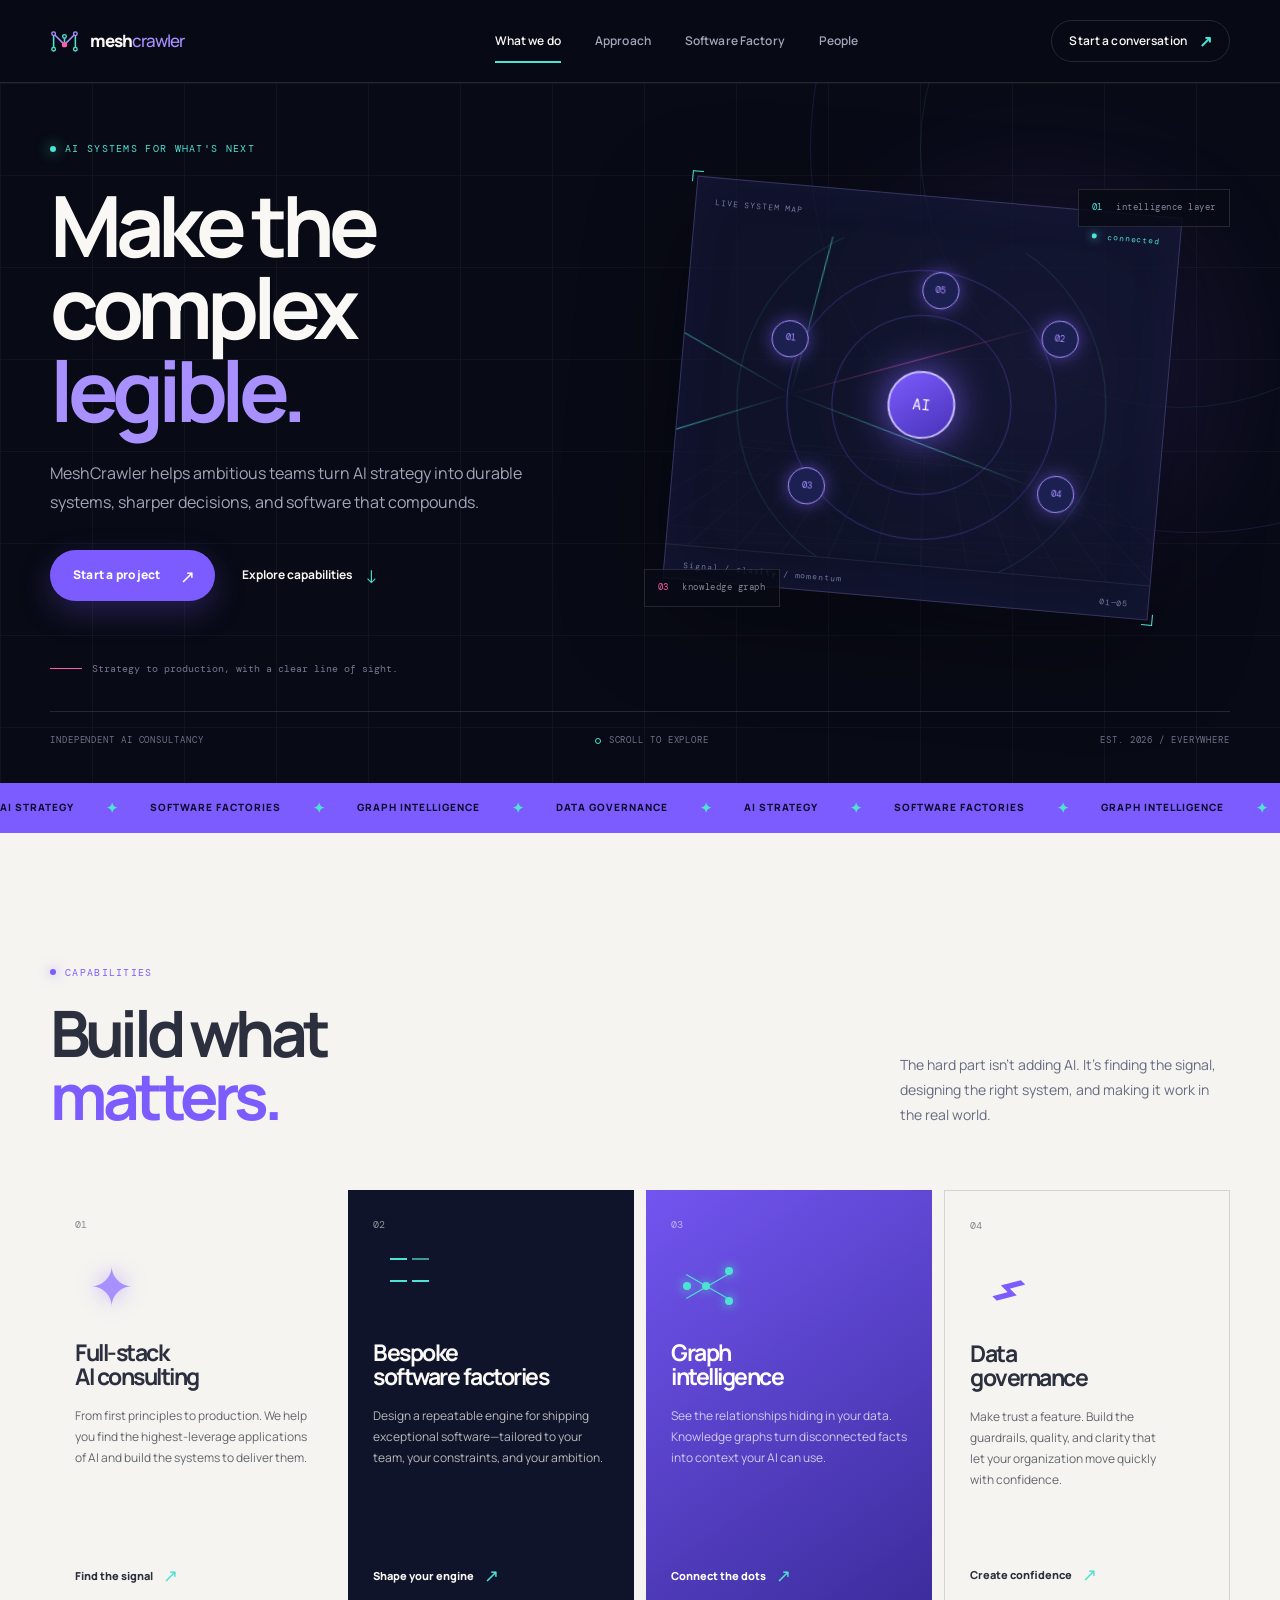
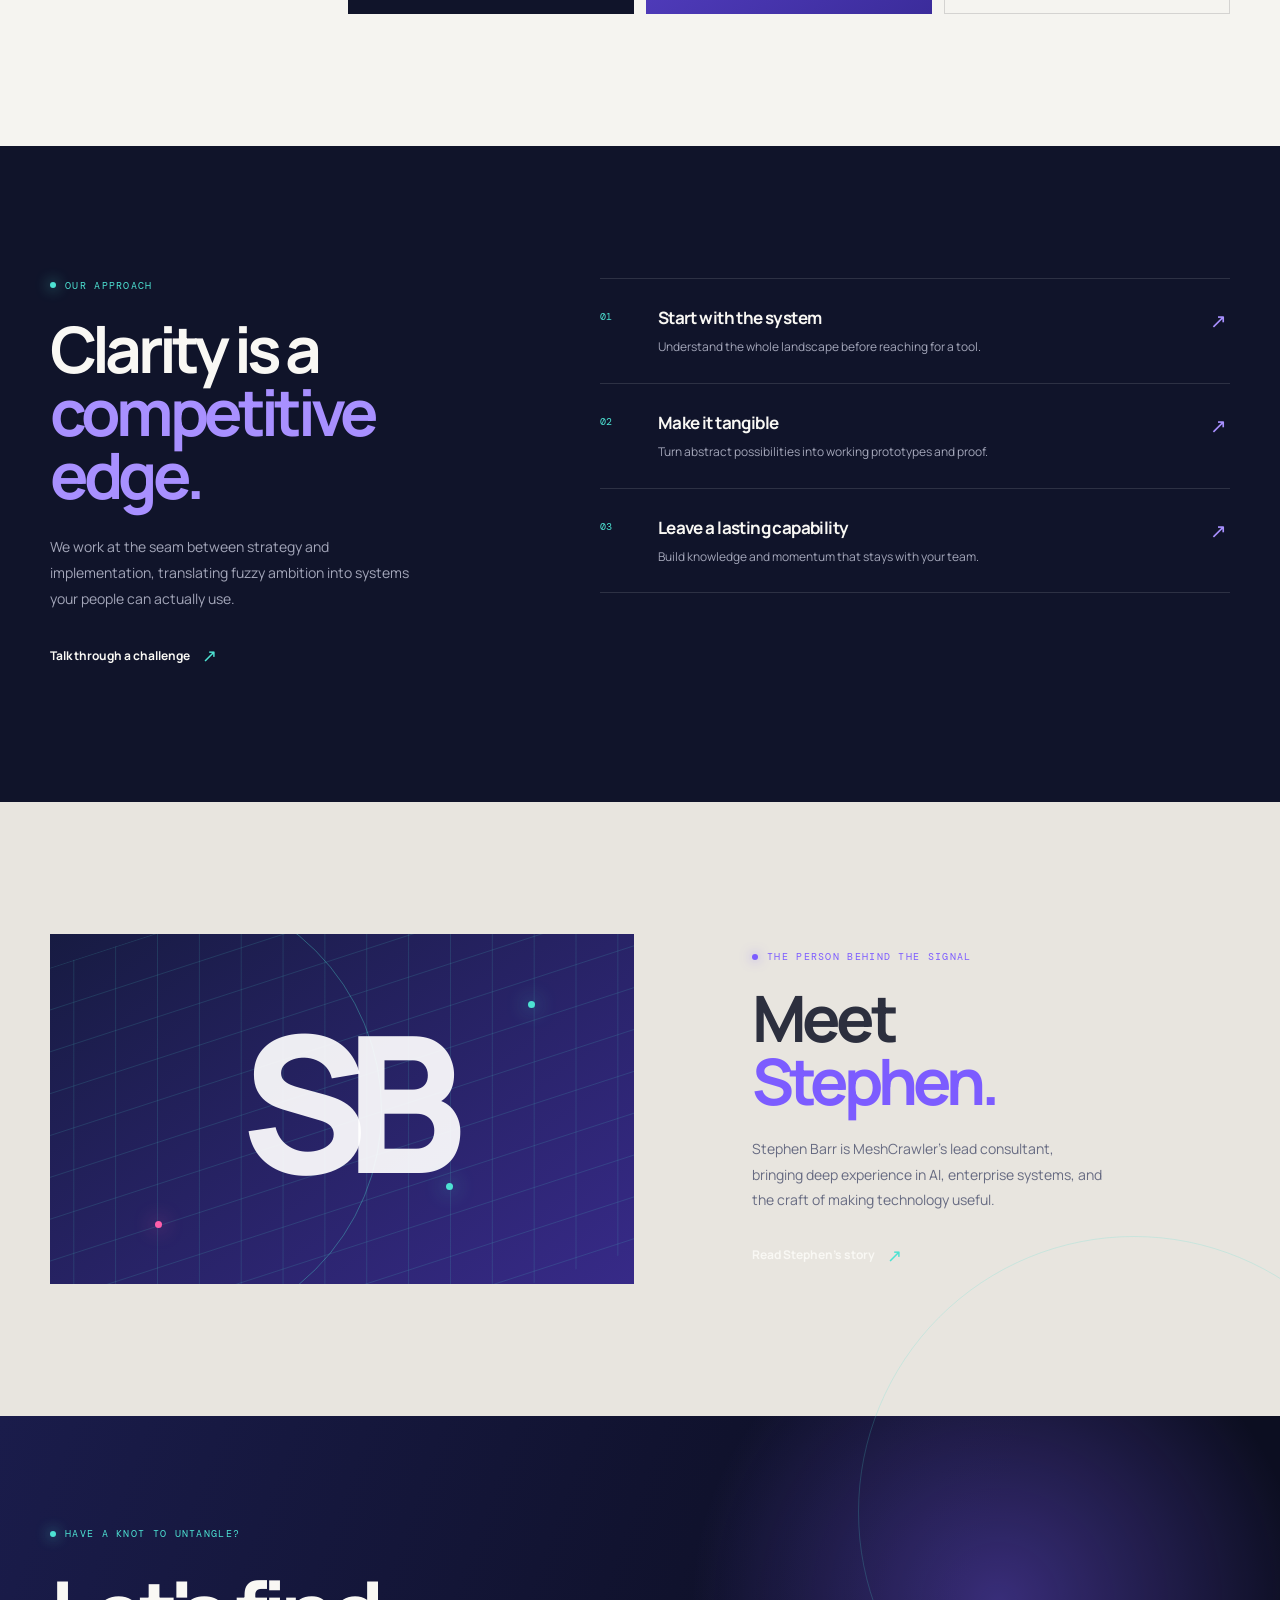
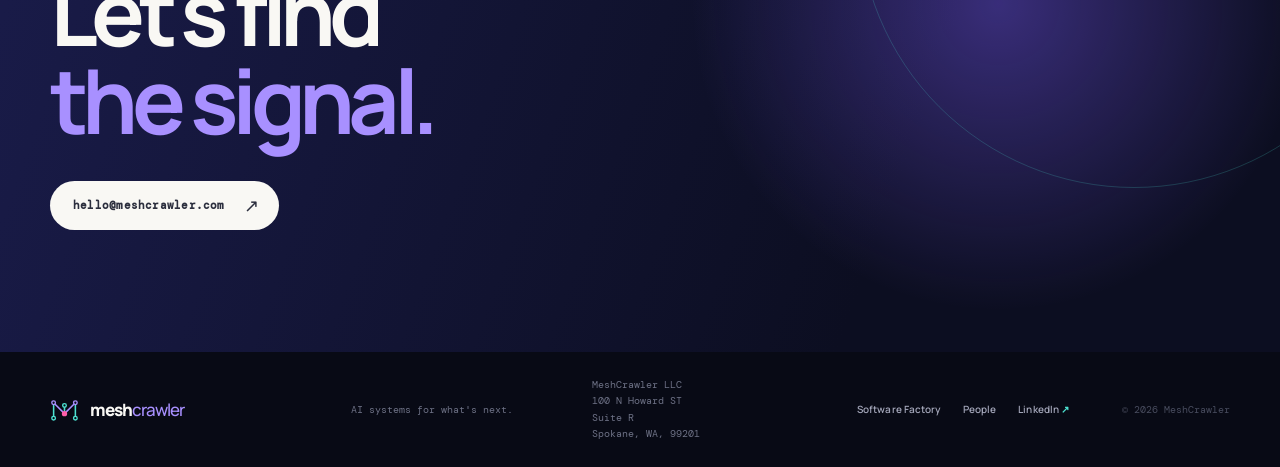
<file: index.html>
<!DOCTYPE html>
<html lang="en">
<head>
    <meta charset="UTF-8">
    <meta name="viewport" content="width=device-width, initial-scale=1.0">
    <meta name="description" content="MeshCrawler helps ambitious teams turn AI strategy into durable systems, software factories, and graph-powered products.">
    <title>MeshCrawler — AI systems for what's next</title>
    <link rel="stylesheet" href="styles.css">
</head>
<body>
    <div class="site-shell">
        <header class="site-header">
            <div class="container header-inner">
                <a class="brand" href="index.html" aria-label="MeshCrawler home">
                    <svg class="brand-mark" viewBox="0 0 32 26" aria-hidden="true" focusable="false"><path class="brand-edge edge-vertical" d="M4 22V5 M16 17V8 M28 5V22"></path><path class="brand-edge edge-diagonal" d="M4 5L16 17L28 5"></path><circle class="brand-node node-cyan" cx="4" cy="22" r="2"></circle><circle class="brand-node node-violet" cx="4" cy="5" r="2"></circle><circle class="brand-node node-pink" cx="16" cy="17" r="2.2"></circle><circle class="brand-node node-cyan" cx="16" cy="8" r="2"></circle><circle class="brand-node node-violet" cx="28" cy="5" r="2"></circle><circle class="brand-node node-cyan" cx="28" cy="22" r="2"></circle></svg>
                    <span class="brand-name">mesh<span>crawler</span></span>
                </a>
                <nav class="site-nav" aria-label="Main navigation">
                    <a class="active" href="index.html">What we do</a>
                    <a href="#approach">Approach</a>
                    <a href="software-factory.html">Software Factory</a>
                    <a href="people.html">People</a>
                </nav>
                <a class="header-cta" href="https://cal.com/stevejb" target="_blank" rel="noreferrer">Start a conversation <span aria-hidden="true">↗</span></a>
            </div>
        </header>

        <main>
            <section class="hero section-grid">
                <div class="hero-orbit orbit-one" aria-hidden="true"></div>
                <div class="hero-orbit orbit-two" aria-hidden="true"></div>
                <div class="container hero-layout">
                    <div class="hero-copy">
                        <p class="eyebrow"><span class="eyebrow-dot"></span> AI systems for what's next</p>
                        <h1>Make the complex <em>legible.</em></h1>
                        <p class="hero-intro">MeshCrawler helps ambitious teams turn AI strategy into durable systems, sharper decisions, and software that compounds.</p>
                        <div class="hero-actions">
                            <a class="button button-primary" href="mailto:hello@meshcrawler.com">Start a project <span aria-hidden="true">↗</span></a>
                            <a class="text-link" href="#capabilities">Explore capabilities <span aria-hidden="true">↓</span></a>
                        </div>
                        <div class="hero-note">
                            <span class="note-line" aria-hidden="true"></span>
                            <span>Strategy to production, with a clear line of sight.</span>
                        </div>
                    </div>

                    <div class="hero-visual" aria-label="Abstract network visualization">
                        <div class="visual-glow"></div>
                        <div class="network-card">
                            <div class="network-topline"><span>LIVE SYSTEM MAP</span><span class="status"><i></i> connected</span></div>
                            <div class="network-map" aria-hidden="true">
                                <span class="network-ring ring-a"></span>
                                <span class="network-ring ring-b"></span>
                                <span class="network-ring ring-c"></span>
                                <span class="network-line line-a"></span>
                                <span class="network-line line-b"></span>
                                <span class="network-line line-c"></span>
                                <span class="network-line line-d"></span>
                                <span class="network-line line-e"></span>
                                <span class="node node-main"><b>AI</b></span>
                                <span class="node node-one"><b>01</b></span>
                                <span class="node node-two"><b>02</b></span>
                                <span class="node node-three"><b>03</b></span>
                                <span class="node node-four"><b>04</b></span>
                                <span class="node node-five"><b>05</b></span>
                            </div>
                            <div class="network-footer"><span>Signal / clarity / momentum</span><span>01—05</span></div>
                        </div>
                        <div class="floating-label label-top"><span>01</span> intelligence layer</div>
                        <div class="floating-label label-bottom"><span>03</span> knowledge graph</div>
                    </div>
                </div>
                <div class="container hero-footer">
                    <span>Independent AI consultancy</span>
                    <span class="scroll-cue"><i></i> Scroll to explore</span>
                    <span>Est. 2026 / Everywhere</span>
                </div>
            </section>

            <section class="signal-strip" aria-label="MeshCrawler focus areas">
                <div class="signal-track">
                    <span>AI strategy</span><b>✦</b><span>Software factories</span><b>✦</b><span>Graph intelligence</span><b>✦</b><span>Data governance</span><b>✦</b><span>AI strategy</span><b>✦</b><span>Software factories</span><b>✦</b><span>Graph intelligence</span><b>✦</b><span>Data governance</span><b>✦</b>
                </div>
            </section>

            <section class="capabilities section-pad" id="capabilities">
                <div class="container">
                    <div class="section-heading heading-split">
                        <div>
                            <p class="eyebrow"><span class="eyebrow-dot"></span> Capabilities</p>
                            <h2>Build what<br><em>matters.</em></h2>
                        </div>
                        <p class="heading-detail">The hard part isn't adding AI. It's finding the signal, designing the right system, and making it work in the real world.</p>
                    </div>

                    <div class="capability-grid">
                        <article class="capability-card card-large">
                            <div class="card-number">01</div>
                            <div class="capability-icon icon-spark" aria-hidden="true">✦</div>
                            <h3>Full-stack<br>AI consulting</h3>
                            <p>From first principles to production. We help you find the highest-leverage applications of AI and build the systems to deliver them.</p>
                            <a href="mailto:hello@meshcrawler.com" class="card-link">Find the signal <span aria-hidden="true">↗</span></a>
                        </article>
                        <article class="capability-card card-dark">
                            <div class="card-number">02</div>
                            <div class="capability-icon icon-grid" aria-hidden="true"><i></i><i></i><i></i><i></i></div>
                            <h3>Bespoke<br>software factories</h3>
                            <p>Design a repeatable engine for shipping exceptional software—tailored to your team, your constraints, and your ambition.</p>
                            <a href="mailto:hello@meshcrawler.com" class="card-link">Shape your engine <span aria-hidden="true">↗</span></a>
                        </article>
                        <article class="capability-card card-gradient">
                            <div class="card-number">03</div>
                            <div class="capability-icon icon-nodes" aria-hidden="true"><i></i><i></i><i></i><i></i></div>
                            <h3>Graph<br>intelligence</h3>
                            <p>See the relationships hiding in your data. Knowledge graphs turn disconnected facts into context your AI can use.</p>
                            <a href="mailto:hello@meshcrawler.com" class="card-link">Connect the dots <span aria-hidden="true">↗</span></a>
                        </article>
                        <article class="capability-card card-outline">
                            <div class="card-number">04</div>
                            <div class="capability-icon icon-lock" aria-hidden="true">⌁</div>
                            <h3>Data<br>governance</h3>
                            <p>Make trust a feature. Build the guardrails, quality, and clarity that let your organization move quickly with confidence.</p>
                            <a href="mailto:hello@meshcrawler.com" class="card-link">Create confidence <span aria-hidden="true">↗</span></a>
                        </article>
                    </div>
                </div>
            </section>

            <section class="approach section-pad" id="approach">
                <div class="container approach-layout">
                    <div class="approach-statement">
                        <p class="eyebrow"><span class="eyebrow-dot"></span> Our approach</p>
                        <h2>Clarity is a<br><em>competitive edge.</em></h2>
                        <p>We work at the seam between strategy and implementation, translating fuzzy ambition into systems your people can actually use.</p>
                        <a class="text-link" href="mailto:hello@meshcrawler.com">Talk through a challenge <span aria-hidden="true">↗</span></a>
                    </div>
                    <div class="principles">
                        <div class="principle"><span class="principle-number">01</span><div><h3>Start with the system</h3><p>Understand the whole landscape before reaching for a tool.</p></div><span class="principle-arrow">↗</span></div>
                        <div class="principle"><span class="principle-number">02</span><div><h3>Make it tangible</h3><p>Turn abstract possibilities into working prototypes and proof.</p></div><span class="principle-arrow">↗</span></div>
                        <div class="principle"><span class="principle-number">03</span><div><h3>Leave a lasting capability</h3><p>Build knowledge and momentum that stays with your team.</p></div><span class="principle-arrow">↗</span></div>
                    </div>
                </div>
            </section>

            <section class="people-teaser section-pad">
                <div class="container people-teaser-inner">
                    <div class="teaser-art" aria-hidden="true"><span>SB</span><i></i><i></i><i></i></div>
                    <div class="teaser-copy"><p class="eyebrow"><span class="eyebrow-dot"></span> The person behind the signal</p><h2>Meet<br><em>Stephen.</em></h2><p>Stephen Barr is MeshCrawler's lead consultant, bringing deep experience in AI, enterprise systems, and the craft of making technology useful.</p><a class="text-link" href="people.html">Read Stephen's story <span aria-hidden="true">↗</span></a></div>
                </div>
            </section>

            <section class="contact-band">
                <div class="container contact-inner">
                    <p class="eyebrow"><span class="eyebrow-dot"></span> Have a knot to untangle?</p>
                    <h2>Let's find<br><em>the signal.</em></h2>
                    <a class="button button-light" href="mailto:hello@meshcrawler.com">hello@meshcrawler.com <span aria-hidden="true">↗</span></a>
                </div>
            </section>
        </main>

        <footer class="site-footer">
            <div class="container footer-inner">
                <a class="brand" href="index.html" aria-label="MeshCrawler home"><svg class="brand-mark" viewBox="0 0 32 26" aria-hidden="true" focusable="false"><path class="brand-edge edge-vertical" d="M4 22V5 M16 17V8 M28 5V22"></path><path class="brand-edge edge-diagonal" d="M4 5L16 17L28 5"></path><circle class="brand-node node-cyan" cx="4" cy="22" r="2"></circle><circle class="brand-node node-violet" cx="4" cy="5" r="2"></circle><circle class="brand-node node-pink" cx="16" cy="17" r="2.2"></circle><circle class="brand-node node-cyan" cx="16" cy="8" r="2"></circle><circle class="brand-node node-violet" cx="28" cy="5" r="2"></circle><circle class="brand-node node-cyan" cx="28" cy="22" r="2"></circle></svg><span class="brand-name">mesh<span>crawler</span></span></a>
                <p>AI systems for what's next.</p>
                <address class="business-address">MeshCrawler LLC<br>100 N Howard ST<br>Suite R<br>Spokane, WA, 99201</address>
                <div class="footer-links"><a href="software-factory.html">Software Factory</a><a href="people.html">People</a><a href="https://www.linkedin.com/in/stephenjbarr/" target="_blank" rel="noreferrer">LinkedIn <span aria-hidden="true">↗</span></a></div>
                <span class="copyright">© 2026 MeshCrawler</span>
            </div>
        </footer>
    </div>
</body>
</html>
</file>
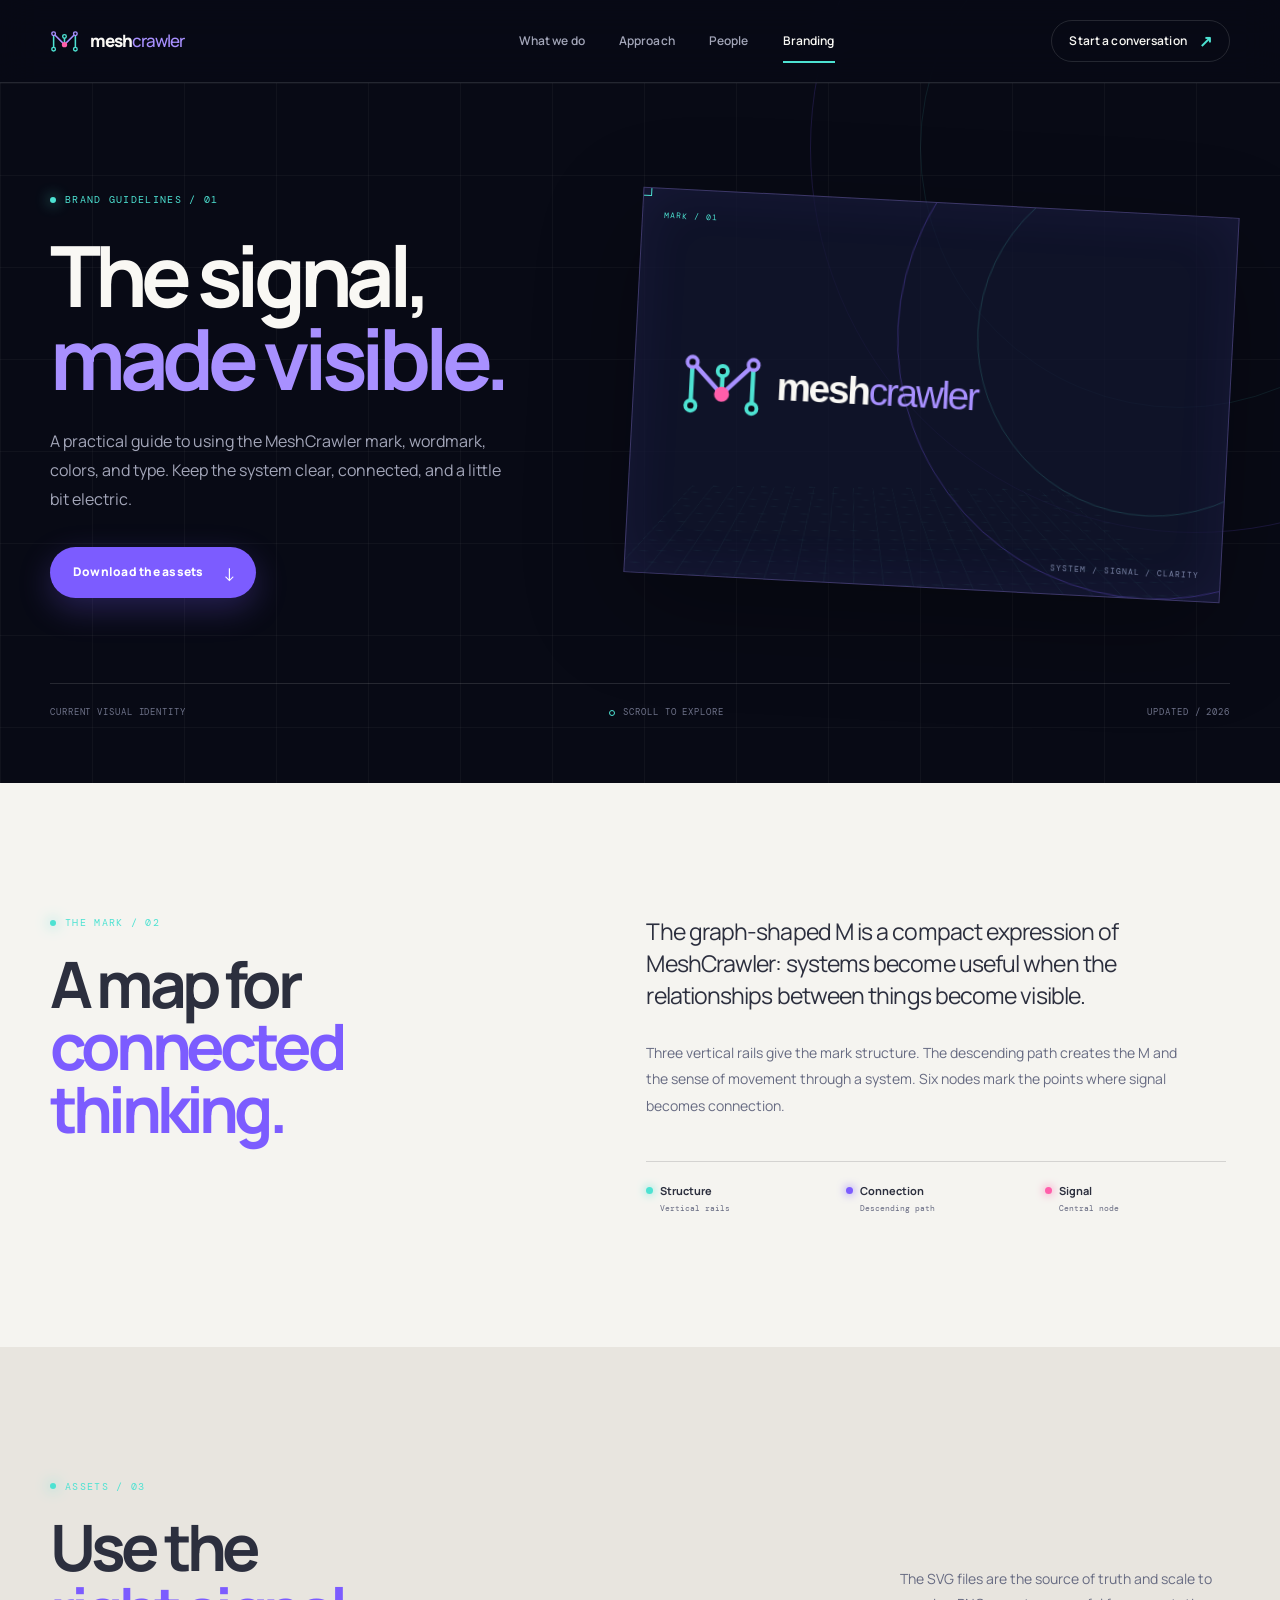
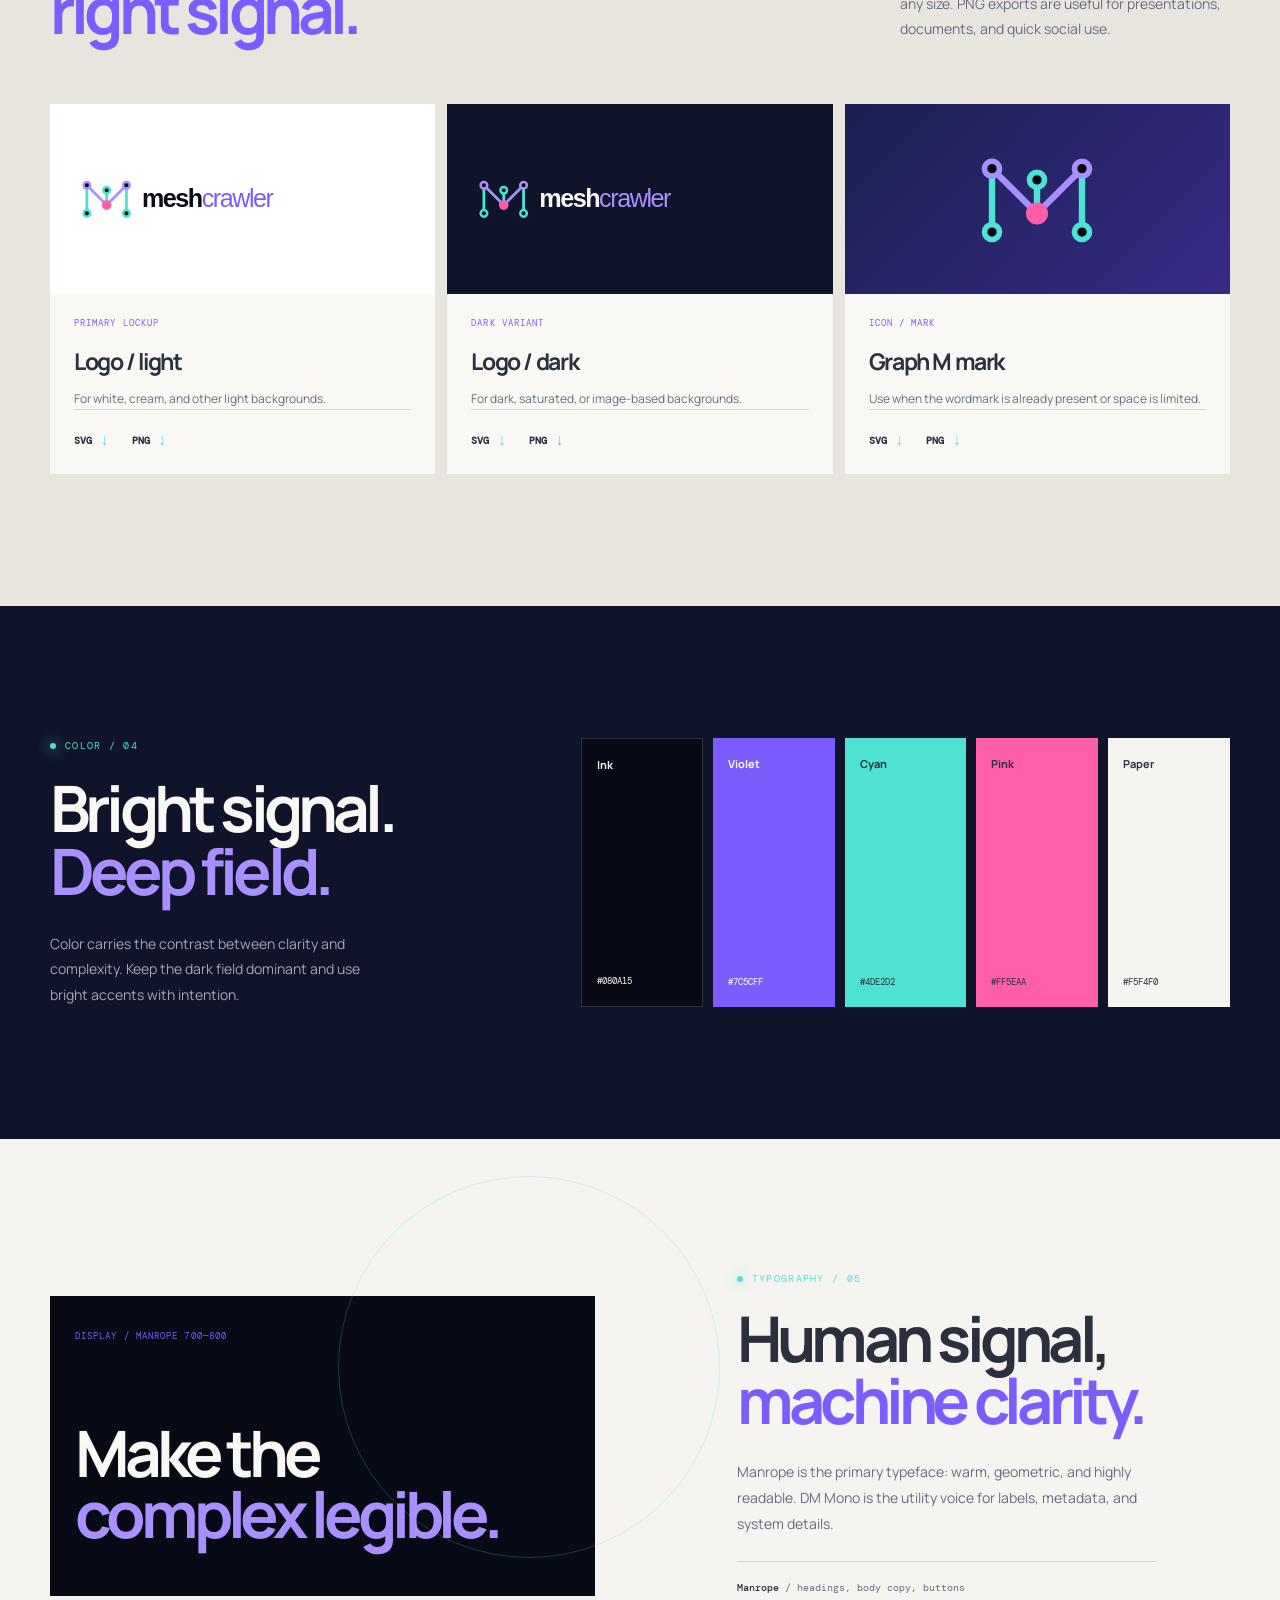
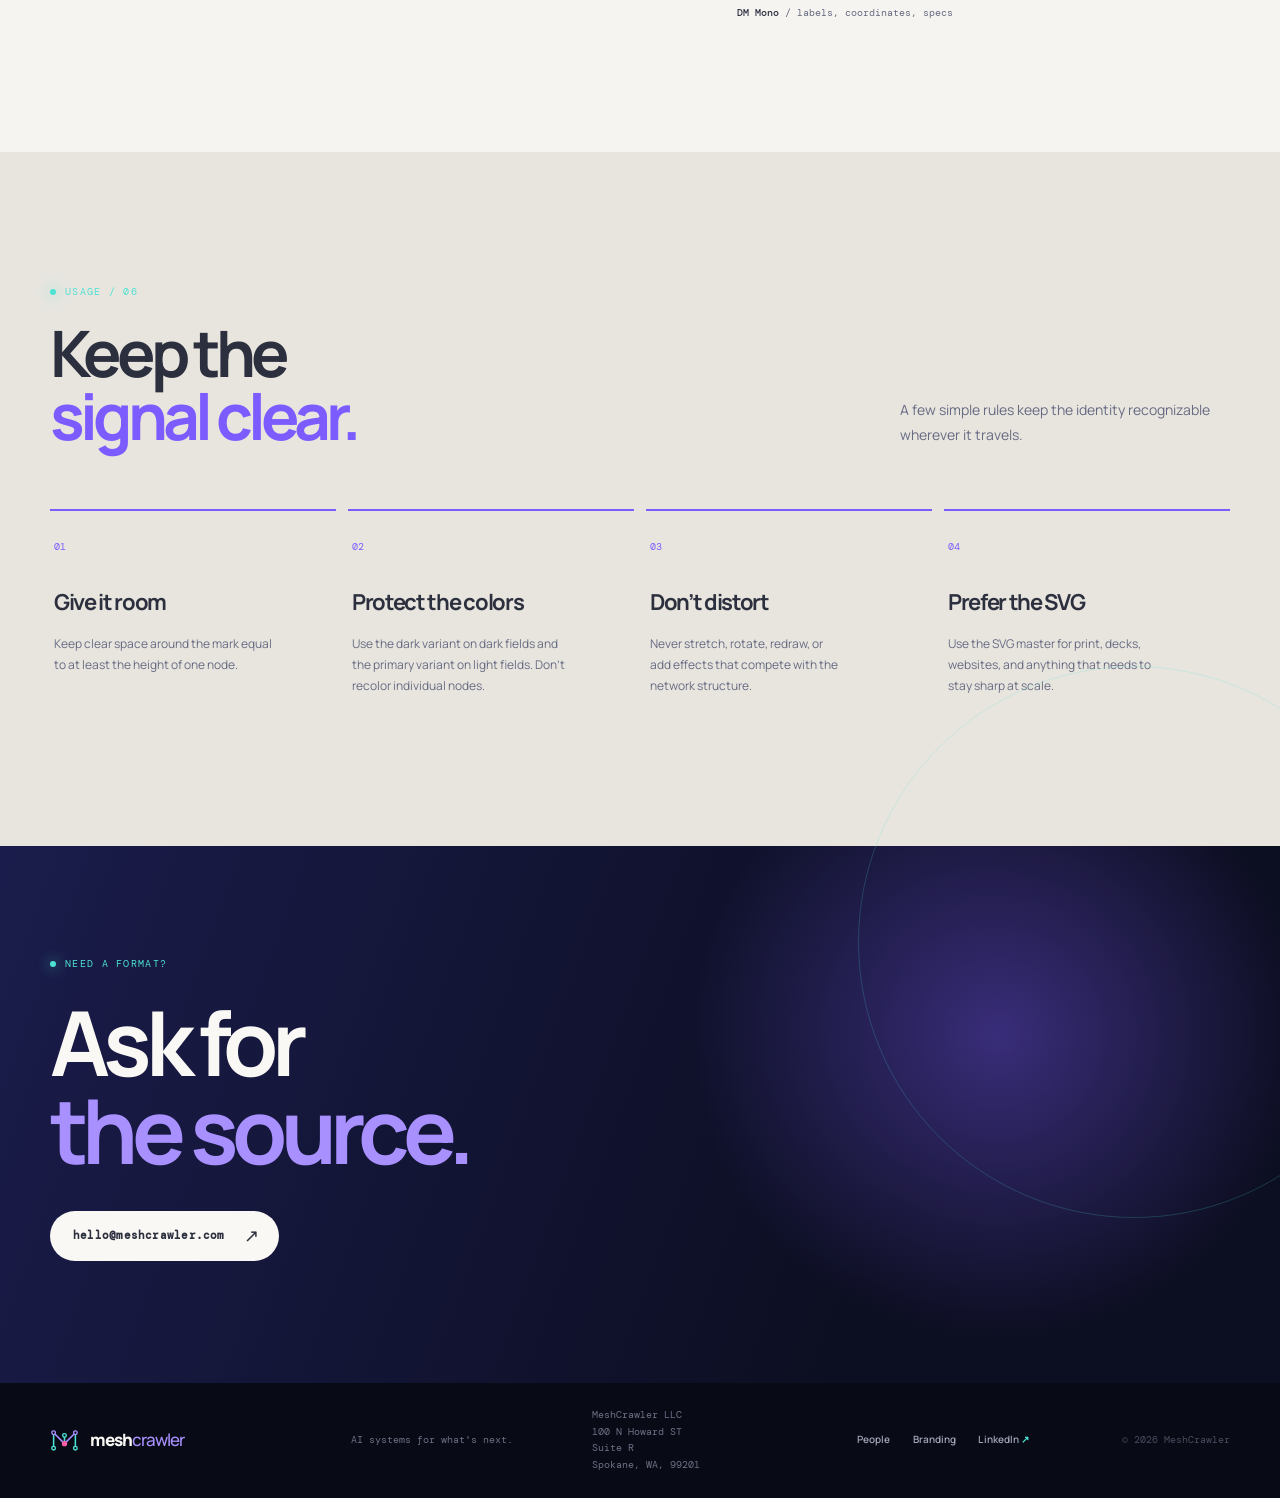
<file: branding/index.html>
<!DOCTYPE html>
<html lang="en">
<head>
    <meta charset="UTF-8">
    <meta name="viewport" content="width=device-width, initial-scale=1.0">
    <meta name="description" content="MeshCrawler brand guidelines, logo downloads, colors, typography, and usage guidance.">
    <title>Branding — MeshCrawler</title>
    <link rel="stylesheet" href="../styles.css">
</head>
<body class="branding-page">
    <div class="site-shell">
        <header class="site-header">
            <div class="container header-inner">
                <a class="brand" href="../index.html" aria-label="MeshCrawler home">
                    <svg class="brand-mark" viewBox="0 0 32 26" aria-hidden="true" focusable="false"><path class="brand-edge edge-vertical" d="M4 22V5 M16 17V8 M28 5V22"></path><path class="brand-edge edge-diagonal" d="M4 5L16 17L28 5"></path><circle class="brand-node node-cyan" cx="4" cy="22" r="2"></circle><circle class="brand-node node-violet" cx="4" cy="5" r="2"></circle><circle class="brand-node node-pink" cx="16" cy="17" r="2.2"></circle><circle class="brand-node node-cyan" cx="16" cy="8" r="2"></circle><circle class="brand-node node-violet" cx="28" cy="5" r="2"></circle><circle class="brand-node node-cyan" cx="28" cy="22" r="2"></circle></svg>
                    <span class="brand-name">mesh<span>crawler</span></span>
                </a>
                <nav class="site-nav" aria-label="Main navigation">
                    <a href="../index.html">What we do</a>
                    <a href="../index.html#approach">Approach</a>
                    <a href="../people.html">People</a>
                    <a class="active" href="./">Branding</a>
                </nav>
                <a class="header-cta" href="https://cal.com/stevejb" target="_blank" rel="noreferrer">Start a conversation <span aria-hidden="true">↗</span></a>
            </div>
        </header>

        <main>
            <section class="branding-hero section-grid">
                <div class="hero-orbit orbit-one" aria-hidden="true"></div>
                <div class="hero-orbit orbit-two" aria-hidden="true"></div>
                <div class="container branding-hero-layout">
                    <div class="branding-hero-copy">
                        <p class="eyebrow"><span class="eyebrow-dot"></span> Brand guidelines / 01</p>
                        <h1>The signal,<br><em>made visible.</em></h1>
                        <p class="hero-intro">A practical guide to using the MeshCrawler mark, wordmark, colors, and type. Keep the system clear, connected, and a little bit electric.</p>
                        <a class="button button-primary" href="#downloads">Download the assets <span aria-hidden="true">↓</span></a>
                    </div>
                    <div class="branding-hero-mark" aria-label="MeshCrawler logo preview">
                        <div class="logo-orbit logo-orbit-large" aria-hidden="true"></div>
                        <div class="logo-orbit logo-orbit-small" aria-hidden="true"></div>
                        <img src="../assets/meshcrawler-logo-light.svg" alt="MeshCrawler logo">
                        <span class="hero-coordinate coordinate-top">MARK / 01</span>
                        <span class="hero-coordinate coordinate-bottom">SYSTEM / SIGNAL / CLARITY</span>
                    </div>
                </div>
                <div class="container hero-footer">
                    <span>Current visual identity</span>
                    <span class="scroll-cue"><i></i> Scroll to explore</span>
                    <span>Updated / 2026</span>
                </div>
            </section>

            <section class="branding-story section-pad">
                <div class="container branding-story-layout">
                    <div>
                        <p class="eyebrow"><span class="eyebrow-dot"></span> The mark / 02</p>
                        <h2>A map for<br><em>connected thinking.</em></h2>
                    </div>
                    <div class="branding-story-copy">
                        <p class="lead-copy">The graph-shaped M is a compact expression of MeshCrawler: systems become useful when the relationships between things become visible.</p>
                        <p>Three vertical rails give the mark structure. The descending path creates the M and the sense of movement through a system. Six nodes mark the points where signal becomes connection.</p>
                        <div class="mark-anatomy" aria-label="Logo anatomy labels">
                            <div><span class="anatomy-dot anatomy-cyan"></span><strong>Structure</strong><small>Vertical rails</small></div>
                            <div><span class="anatomy-dot anatomy-violet"></span><strong>Connection</strong><small>Descending path</small></div>
                            <div><span class="anatomy-dot anatomy-pink"></span><strong>Signal</strong><small>Central node</small></div>
                        </div>
                    </div>
                </div>
            </section>

            <section class="branding-assets section-pad" id="downloads">
                <div class="container">
                    <div class="section-heading heading-split">
                        <div>
                            <p class="eyebrow"><span class="eyebrow-dot"></span> Assets / 03</p>
                            <h2>Use the<br><em>right signal.</em></h2>
                        </div>
                        <p class="heading-detail">The SVG files are the source of truth and scale to any size. PNG exports are useful for presentations, documents, and quick social use.</p>
                    </div>
                    <div class="asset-grid">
                        <article class="asset-card asset-card-light">
                            <div class="asset-preview asset-preview-light"><img src="../assets/meshcrawler-logo.svg" alt="MeshCrawler logo for light backgrounds"></div>
                            <div class="asset-card-body"><span class="asset-type">PRIMARY LOCKUP</span><h3>Logo / light</h3><p>For white, cream, and other light backgrounds.</p><div class="asset-links"><a class="card-link" href="../assets/meshcrawler-logo.svg" download>SVG <span aria-hidden="true">↓</span></a><a class="card-link" href="../assets/meshcrawler-logo.png" download>PNG <span aria-hidden="true">↓</span></a></div></div>
                        </article>
                        <article class="asset-card asset-card-dark">
                            <div class="asset-preview asset-preview-dark"><img src="../assets/meshcrawler-logo-light.svg" alt="MeshCrawler logo for dark backgrounds"></div>
                            <div class="asset-card-body"><span class="asset-type">DARK VARIANT</span><h3>Logo / dark</h3><p>For dark, saturated, or image-based backgrounds.</p><div class="asset-links"><a class="card-link" href="../assets/meshcrawler-logo-light.svg" download>SVG <span aria-hidden="true">↓</span></a><a class="card-link" href="../assets/meshcrawler-logo-light.png" download>PNG <span aria-hidden="true">↓</span></a></div></div>
                        </article>
                        <article class="asset-card asset-card-mark">
                            <div class="asset-preview asset-preview-mark"><img src="../assets/meshcrawler-mark.svg" alt="MeshCrawler graph M mark"></div>
                            <div class="asset-card-body"><span class="asset-type">ICON / MARK</span><h3>Graph M mark</h3><p>Use when the wordmark is already present or space is limited.</p><div class="asset-links"><a class="card-link" href="../assets/meshcrawler-mark.svg" download>SVG <span aria-hidden="true">↓</span></a><a class="card-link" href="../assets/meshcrawler-mark.png" download>PNG <span aria-hidden="true">↓</span></a></div></div>
                        </article>
                    </div>
                </div>
            </section>

            <section class="branding-colors section-pad">
                <div class="container color-layout">
                    <div>
                        <p class="eyebrow"><span class="eyebrow-dot"></span> Color / 04</p>
                        <h2>Bright signal.<br><em>Deep field.</em></h2>
                        <p class="heading-detail">Color carries the contrast between clarity and complexity. Keep the dark field dominant and use bright accents with intention.</p>
                    </div>
                    <div class="palette-grid">
                        <div class="swatch swatch-ink"><span>Ink</span><code>#080A15</code></div>
                        <div class="swatch swatch-violet"><span>Violet</span><code>#7C5CFF</code></div>
                        <div class="swatch swatch-cyan"><span>Cyan</span><code>#4DE2D2</code></div>
                        <div class="swatch swatch-pink"><span>Pink</span><code>#FF5EAA</code></div>
                        <div class="swatch swatch-paper"><span>Paper</span><code>#F5F4F0</code></div>
                    </div>
                </div>
            </section>

            <section class="branding-type section-pad">
                <div class="container type-layout">
                    <div class="type-specimen"><span class="type-label">DISPLAY / MANROPE 700—800</span><strong>Make the<br><em>complex legible.</em></strong></div>
                    <div class="type-copy"><p class="eyebrow"><span class="eyebrow-dot"></span> Typography / 05</p><h2>Human signal,<br><em>machine clarity.</em></h2><p>Manrope is the primary typeface: warm, geometric, and highly readable. DM Mono is the utility voice for labels, metadata, and system details.</p><div class="type-meta"><span><b>Manrope</b> / headings, body copy, buttons</span><span><b>DM Mono</b> / labels, coordinates, specs</span></div></div>
                </div>
            </section>

            <section class="branding-rules section-pad">
                <div class="container">
                    <div class="section-heading heading-split">
                        <div><p class="eyebrow"><span class="eyebrow-dot"></span> Usage / 06</p><h2>Keep the<br><em>signal clear.</em></h2></div>
                        <p class="heading-detail">A few simple rules keep the identity recognizable wherever it travels.</p>
                    </div>
                    <div class="rules-grid">
                        <article><span class="rule-number">01</span><h3>Give it room</h3><p>Keep clear space around the mark equal to at least the height of one node.</p></article>
                        <article><span class="rule-number">02</span><h3>Protect the colors</h3><p>Use the dark variant on dark fields and the primary variant on light fields. Don’t recolor individual nodes.</p></article>
                        <article><span class="rule-number">03</span><h3>Don’t distort</h3><p>Never stretch, rotate, redraw, or add effects that compete with the network structure.</p></article>
                        <article><span class="rule-number">04</span><h3>Prefer the SVG</h3><p>Use the SVG master for print, decks, websites, and anything that needs to stay sharp at scale.</p></article>
                    </div>
                </div>
            </section>

            <section class="contact-band"><div class="container contact-inner"><p class="eyebrow"><span class="eyebrow-dot"></span> Need a format?</p><h2>Ask for<br><em>the source.</em></h2><a class="button button-light" href="mailto:hello@meshcrawler.com">hello@meshcrawler.com <span aria-hidden="true">↗</span></a></div></section>
        </main>

        <footer class="site-footer"><div class="container footer-inner"><a class="brand" href="../index.html" aria-label="MeshCrawler home"><svg class="brand-mark" viewBox="0 0 32 26" aria-hidden="true" focusable="false"><path class="brand-edge edge-vertical" d="M4 22V5 M16 17V8 M28 5V22"></path><path class="brand-edge edge-diagonal" d="M4 5L16 17L28 5"></path><circle class="brand-node node-cyan" cx="4" cy="22" r="2"></circle><circle class="brand-node node-violet" cx="4" cy="5" r="2"></circle><circle class="brand-node node-pink" cx="16" cy="17" r="2.2"></circle><circle class="brand-node node-cyan" cx="16" cy="8" r="2"></circle><circle class="brand-node node-violet" cx="28" cy="5" r="2"></circle><circle class="brand-node node-cyan" cx="28" cy="22" r="2"></circle></svg><span class="brand-name">mesh<span>crawler</span></span></a><p>AI systems for what's next.</p><address class="business-address">MeshCrawler LLC<br>100 N Howard ST<br>Suite R<br>Spokane, WA, 99201</address><div class="footer-links"><a href="../people.html">People</a><a href="./">Branding</a><a href="https://www.linkedin.com/in/stephenjbarr/" target="_blank" rel="noreferrer">LinkedIn <span aria-hidden="true">↗</span></a></div><span class="copyright">© 2026 MeshCrawler</span></div></footer>
    </div>
</body>
</html>
</file>
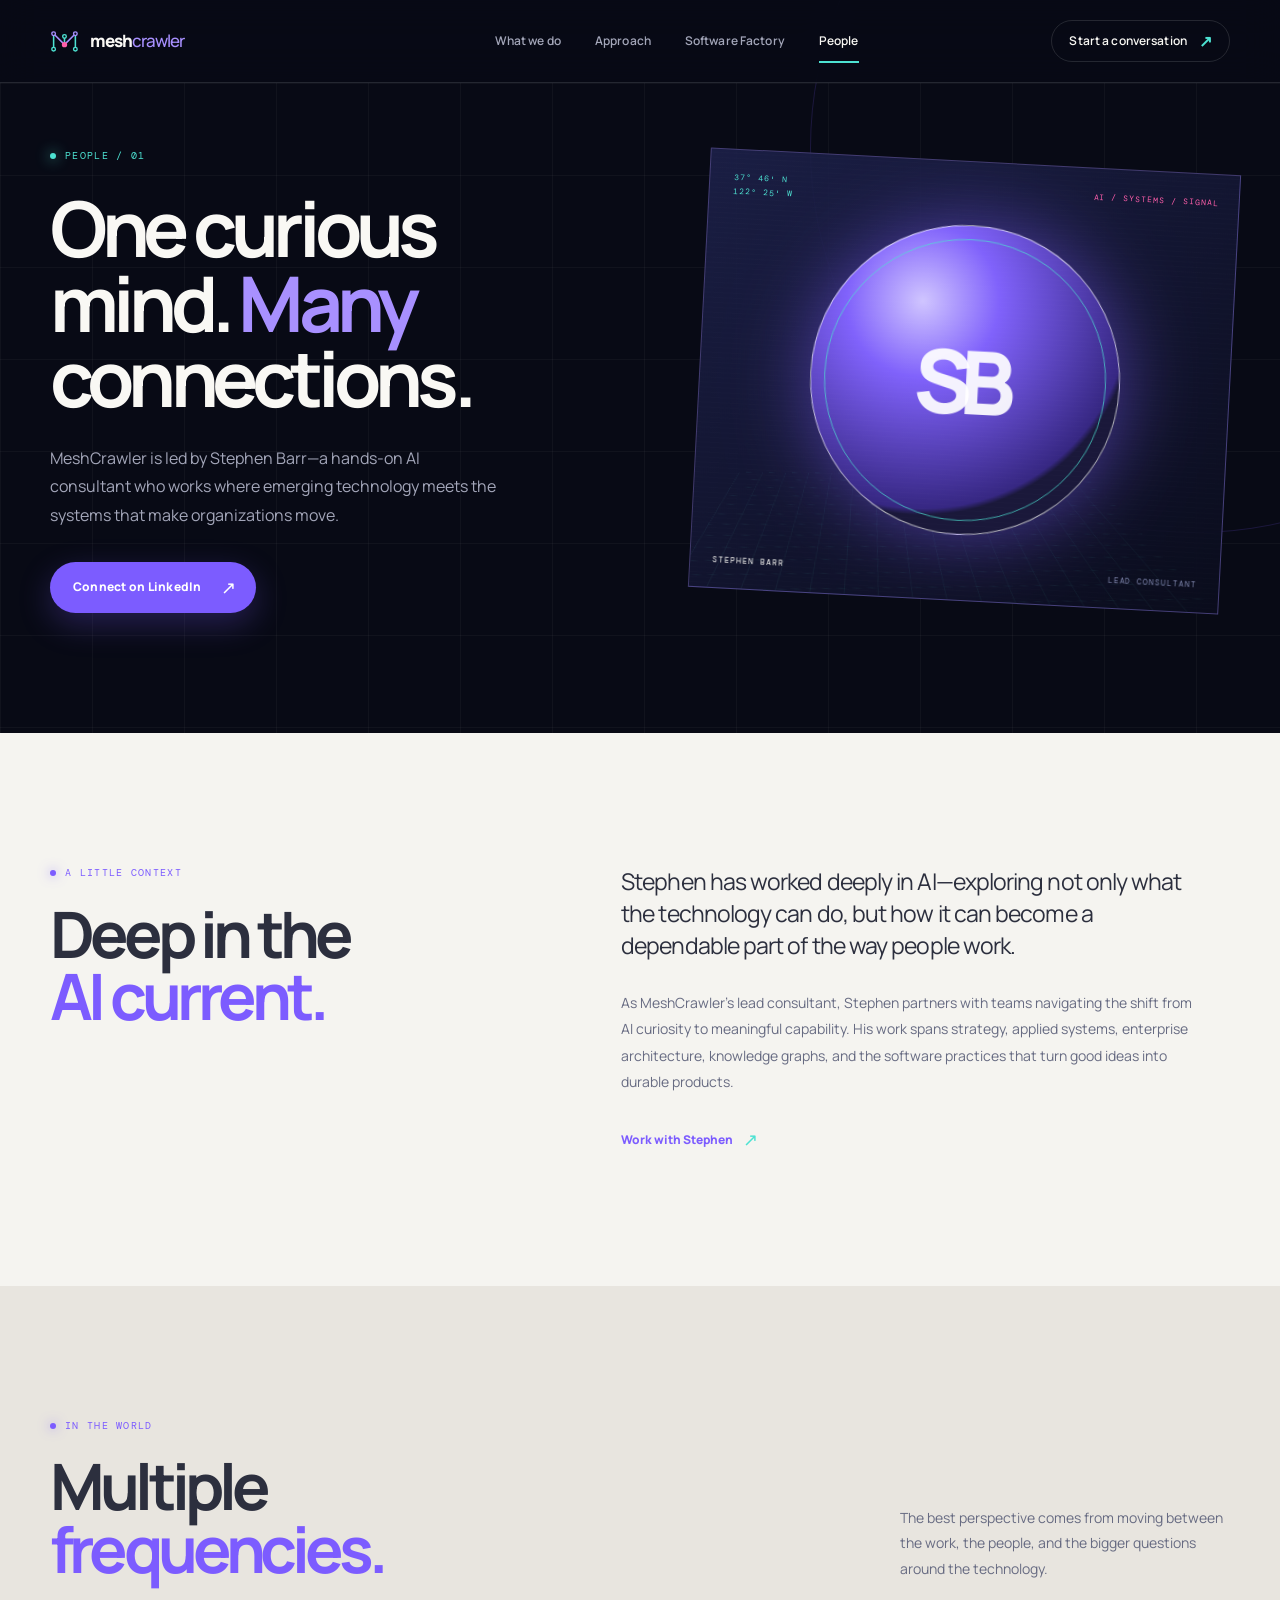
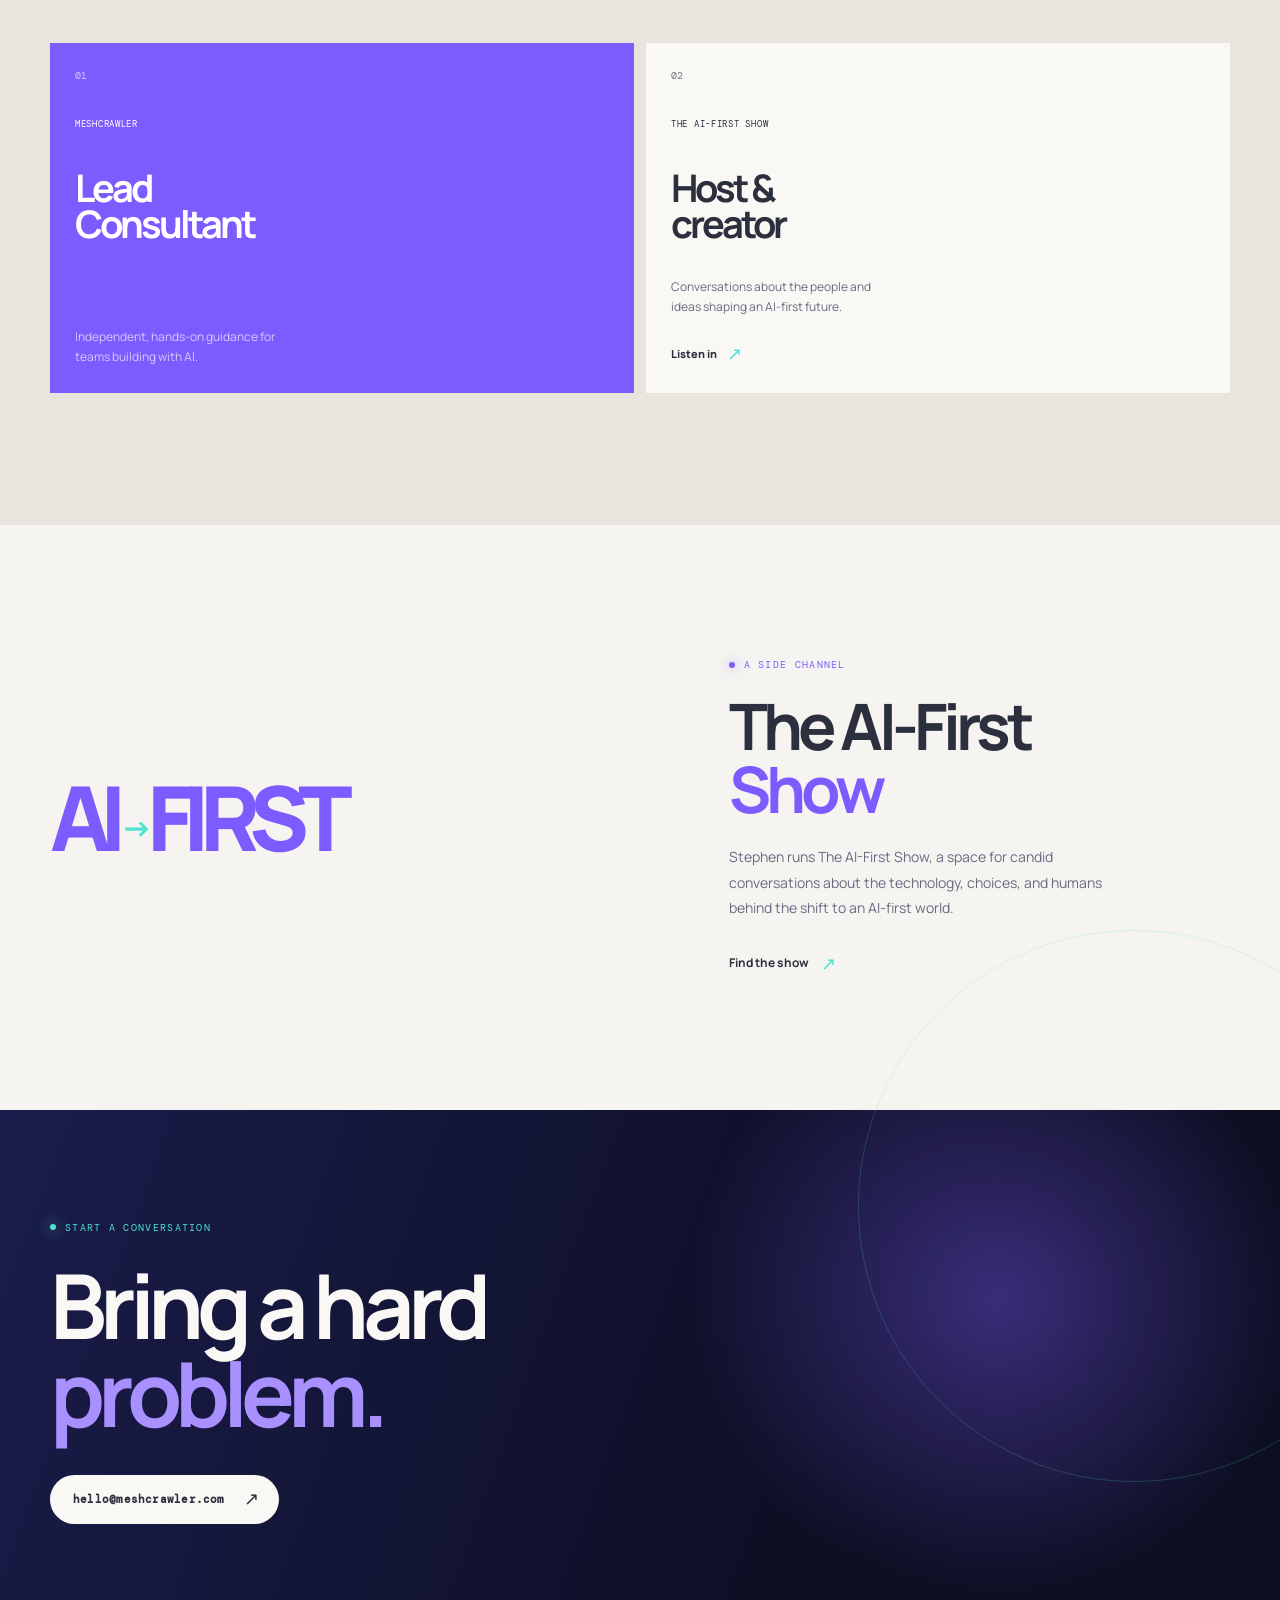
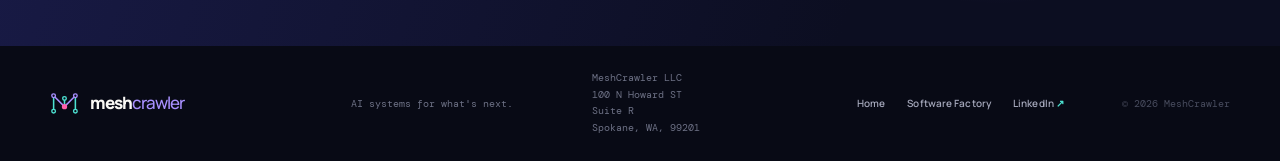
<file: people.html>
<!DOCTYPE html>
<html lang="en">
<head>
    <meta charset="UTF-8">
    <meta name="viewport" content="width=device-width, initial-scale=1.0">
    <meta name="description" content="Meet Stephen Barr, MeshCrawler's lead consultant and AI practitioner.">
    <title>People — Stephen Barr | MeshCrawler</title>
    <link rel="stylesheet" href="styles.css">
</head>
<body class="people-page">
    <div class="site-shell">
        <header class="site-header">
            <div class="container header-inner">
                <a class="brand" href="index.html" aria-label="MeshCrawler home"><svg class="brand-mark" viewBox="0 0 32 26" aria-hidden="true" focusable="false"><path class="brand-edge edge-vertical" d="M4 22V5 M16 17V8 M28 5V22"></path><path class="brand-edge edge-diagonal" d="M4 5L16 17L28 5"></path><circle class="brand-node node-cyan" cx="4" cy="22" r="2"></circle><circle class="brand-node node-violet" cx="4" cy="5" r="2"></circle><circle class="brand-node node-pink" cx="16" cy="17" r="2.2"></circle><circle class="brand-node node-cyan" cx="16" cy="8" r="2"></circle><circle class="brand-node node-violet" cx="28" cy="5" r="2"></circle><circle class="brand-node node-cyan" cx="28" cy="22" r="2"></circle></svg><span class="brand-name">mesh<span>crawler</span></span></a>
                <nav class="site-nav" aria-label="Main navigation"><a href="index.html">What we do</a><a href="index.html#approach">Approach</a><a href="software-factory.html">Software Factory</a><a class="active" href="people.html">People</a></nav>
                <a class="header-cta" href="https://cal.com/stevejb" target="_blank" rel="noreferrer">Start a conversation <span aria-hidden="true">↗</span></a>
            </div>
        </header>

        <main>
            <section class="people-hero section-grid">
                <div class="hero-orbit orbit-one" aria-hidden="true"></div>
                <div class="container people-hero-layout">
                    <div class="people-hero-copy"><p class="eyebrow"><span class="eyebrow-dot"></span> People / 01</p><h1>One curious<br>mind. <em>Many</em><br>connections.</h1><p class="hero-intro">MeshCrawler is led by Stephen Barr—a hands-on AI consultant who works where emerging technology meets the systems that make organizations move.</p><a class="button button-primary" href="https://www.linkedin.com/in/stephenjbarr/" target="_blank" rel="noreferrer">Connect on LinkedIn <span aria-hidden="true">↗</span></a></div>
                    <div class="portrait-stage" aria-label="Abstract portrait card for Stephen Barr"><div class="portrait-scanlines"></div><div class="portrait-grid"></div><div class="portrait-orb"><span>SB</span></div><div class="portrait-caption"><span>STEPHEN BARR</span><span>LEAD CONSULTANT</span></div><div class="portrait-coordinates">37° 46' N<br>122° 25' W</div><div class="portrait-tag">AI / SYSTEMS / SIGNAL</div></div>
                </div>
            </section>

            <section class="bio-section section-pad">
                <div class="container bio-layout">
                    <div class="bio-intro"><p class="eyebrow"><span class="eyebrow-dot"></span> A little context</p><h2>Deep in the<br><em>AI current.</em></h2></div>
                    <div class="bio-copy"><p class="lead-copy">Stephen has worked deeply in AI—exploring not only what the technology can do, but how it can become a dependable part of the way people work.</p><p>As MeshCrawler's lead consultant, Stephen partners with teams navigating the shift from AI curiosity to meaningful capability. His work spans strategy, applied systems, enterprise architecture, knowledge graphs, and the software practices that turn good ideas into durable products.</p><a class="inline-link" href="mailto:hello@meshcrawler.com">Work with Stephen <span aria-hidden="true">↗</span></a></div>
                </div>
            </section>

            <section class="roles-section section-pad">
                <div class="container"><div class="section-heading heading-split"><div><p class="eyebrow"><span class="eyebrow-dot"></span> In the world</p><h2>Multiple<br><em>frequencies.</em></h2></div><p class="heading-detail">The best perspective comes from moving between the work, the people, and the bigger questions around the technology.</p></div><div class="roles-grid"><article class="role-card role-primary"><span class="role-index">01</span><span class="role-kicker">MeshCrawler</span><h3>Lead<br>Consultant</h3><p>Independent, hands-on guidance for teams building with AI.</p></article><article class="role-card"><span class="role-index">02</span><span class="role-kicker">The AI-First Show</span><h3>Host &amp;<br>creator</h3><p>Conversations about the people and ideas shaping an AI-first future.</p><a class="card-link" href="https://www.youtube.com/@TheAIFirstShow" target="_blank" rel="noreferrer">Listen in <span aria-hidden="true">↗</span></a></article></div></div>
            </section>

            <section class="show-section section-pad"><div class="container show-layout"><div class="show-mark" aria-hidden="true">AI<span>→</span>FIRST</div><div class="show-copy"><p class="eyebrow"><span class="eyebrow-dot"></span> A side channel</p><h2>The AI-First<br><em>Show</em></h2><p>Stephen runs The AI-First Show, a space for candid conversations about the technology, choices, and humans behind the shift to an AI-first world.</p><a class="text-link" href="https://www.youtube.com/@TheAIFirstShow" target="_blank" rel="noreferrer">Find the show <span aria-hidden="true">↗</span></a></div></div></section>

            <section class="contact-band"><div class="container contact-inner"><p class="eyebrow"><span class="eyebrow-dot"></span> Start a conversation</p><h2>Bring a hard<br><em>problem.</em></h2><a class="button button-light" href="mailto:hello@meshcrawler.com">hello@meshcrawler.com <span aria-hidden="true">↗</span></a></div></section>
        </main>

        <footer class="site-footer"><div class="container footer-inner"><a class="brand" href="index.html" aria-label="MeshCrawler home"><svg class="brand-mark" viewBox="0 0 32 26" aria-hidden="true" focusable="false"><path class="brand-edge edge-vertical" d="M4 22V5 M16 17V8 M28 5V22"></path><path class="brand-edge edge-diagonal" d="M4 5L16 17L28 5"></path><circle class="brand-node node-cyan" cx="4" cy="22" r="2"></circle><circle class="brand-node node-violet" cx="4" cy="5" r="2"></circle><circle class="brand-node node-pink" cx="16" cy="17" r="2.2"></circle><circle class="brand-node node-cyan" cx="16" cy="8" r="2"></circle><circle class="brand-node node-violet" cx="28" cy="5" r="2"></circle><circle class="brand-node node-cyan" cx="28" cy="22" r="2"></circle></svg><span class="brand-name">mesh<span>crawler</span></span></a><p>AI systems for what's next.</p><address class="business-address">MeshCrawler LLC<br>100 N Howard ST<br>Suite R<br>Spokane, WA, 99201</address><div class="footer-links"><a href="index.html">Home</a><a href="software-factory.html">Software Factory</a><a href="https://www.linkedin.com/in/stephenjbarr/" target="_blank" rel="noreferrer">LinkedIn <span aria-hidden="true">↗</span></a></div><span class="copyright">© 2026 MeshCrawler</span></div></footer>
    </div>
</body>
</html>
</file>
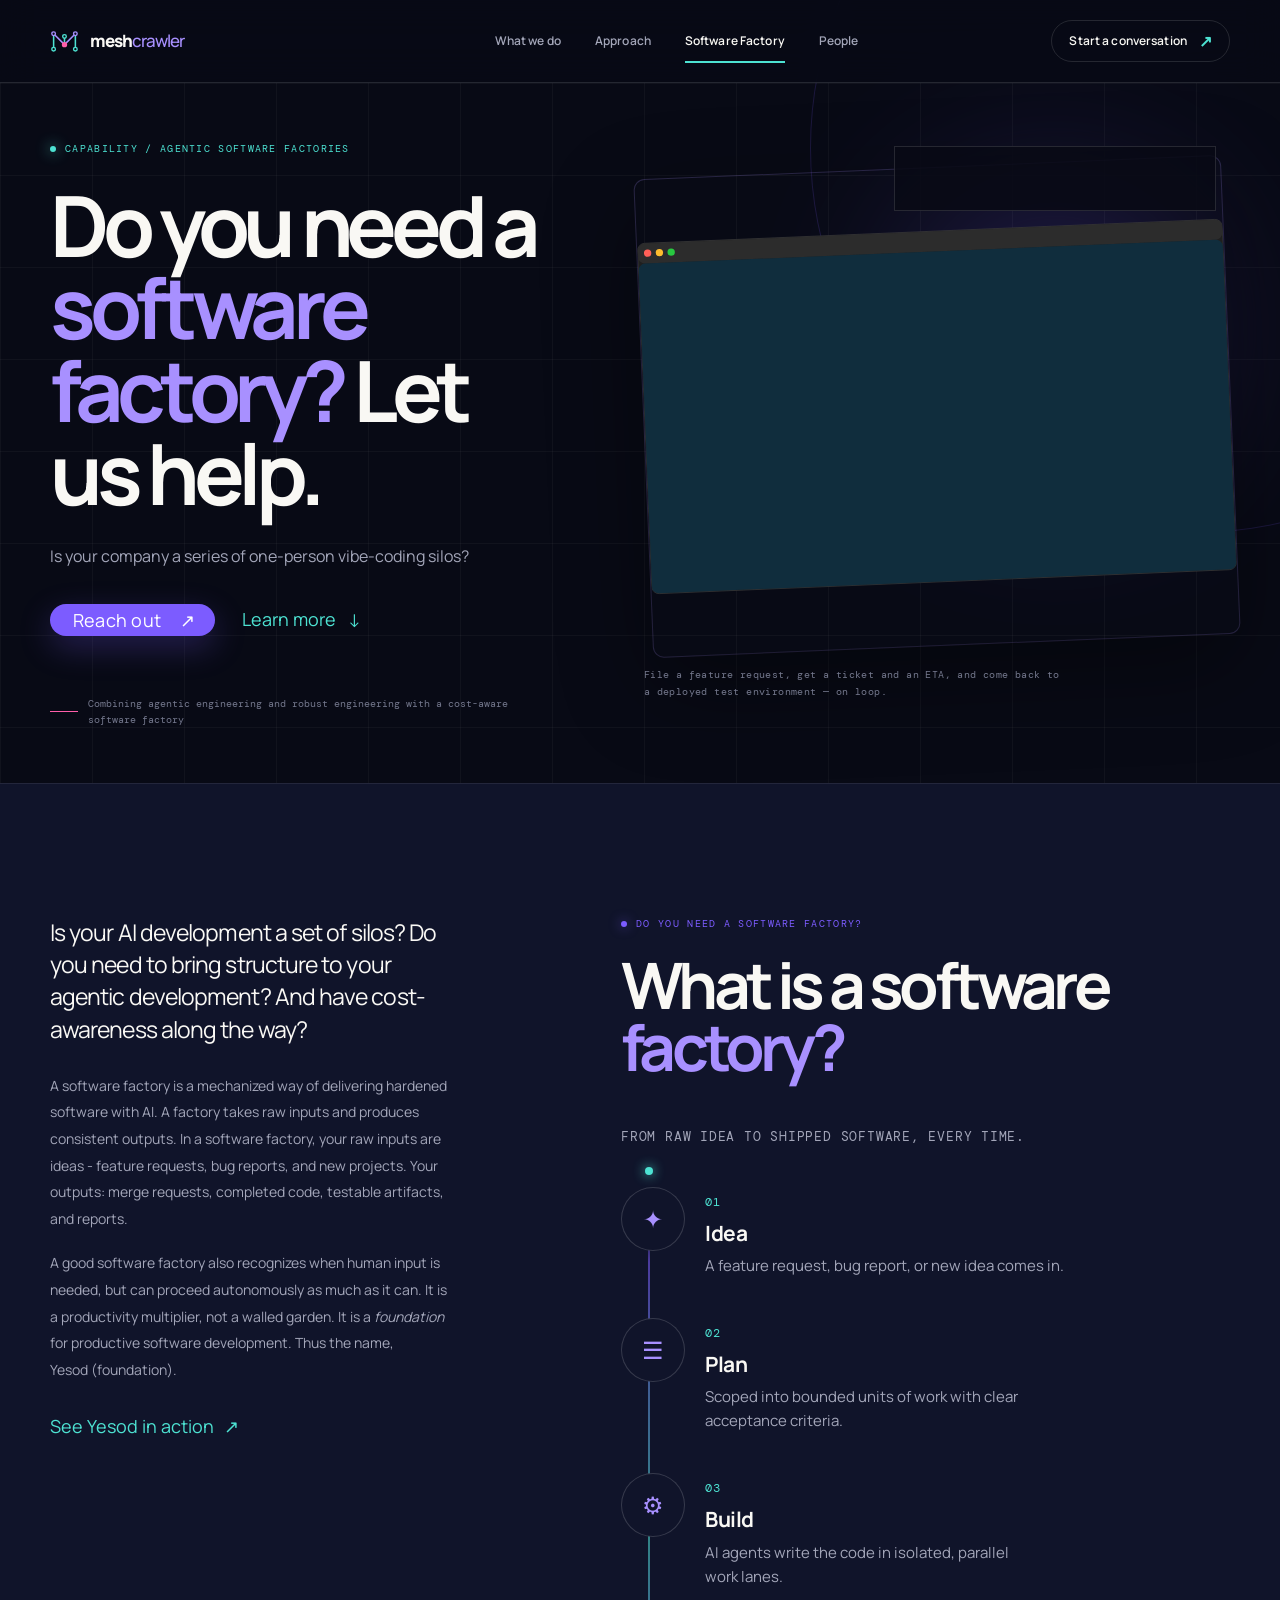
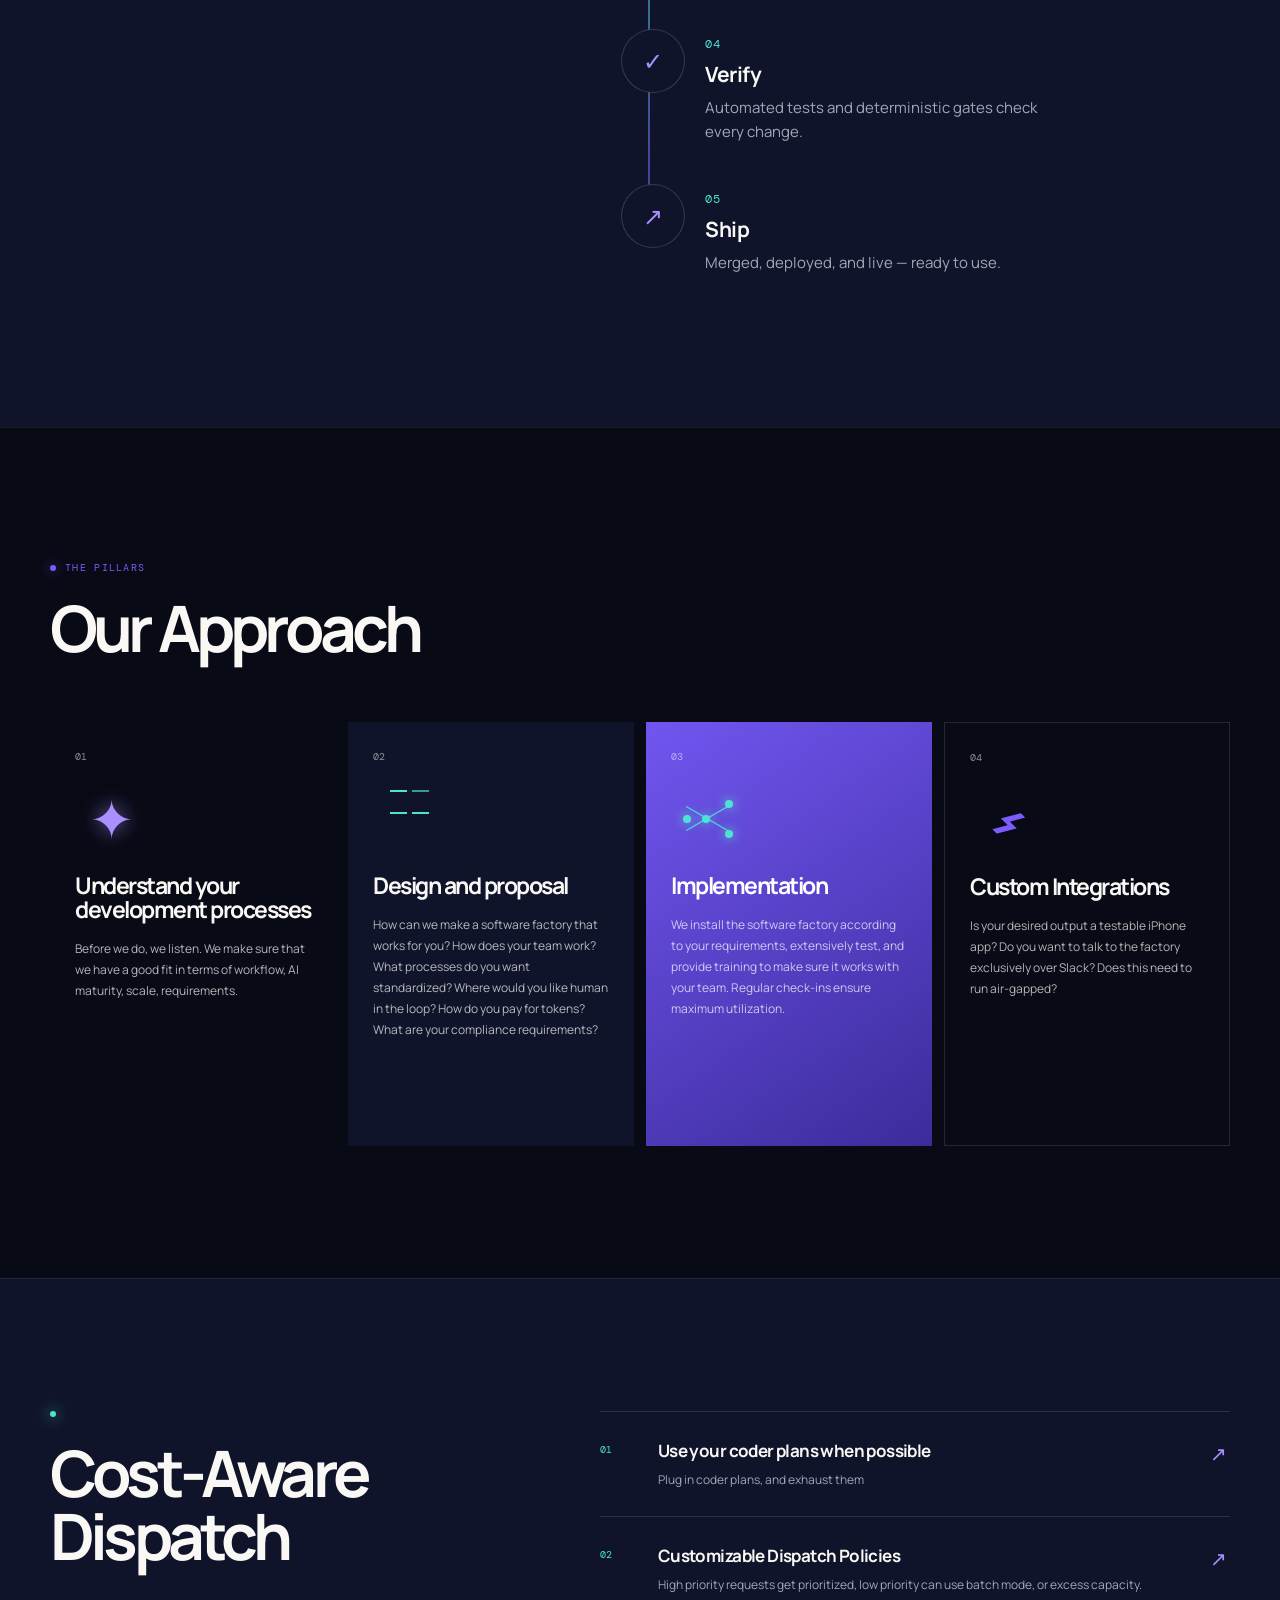
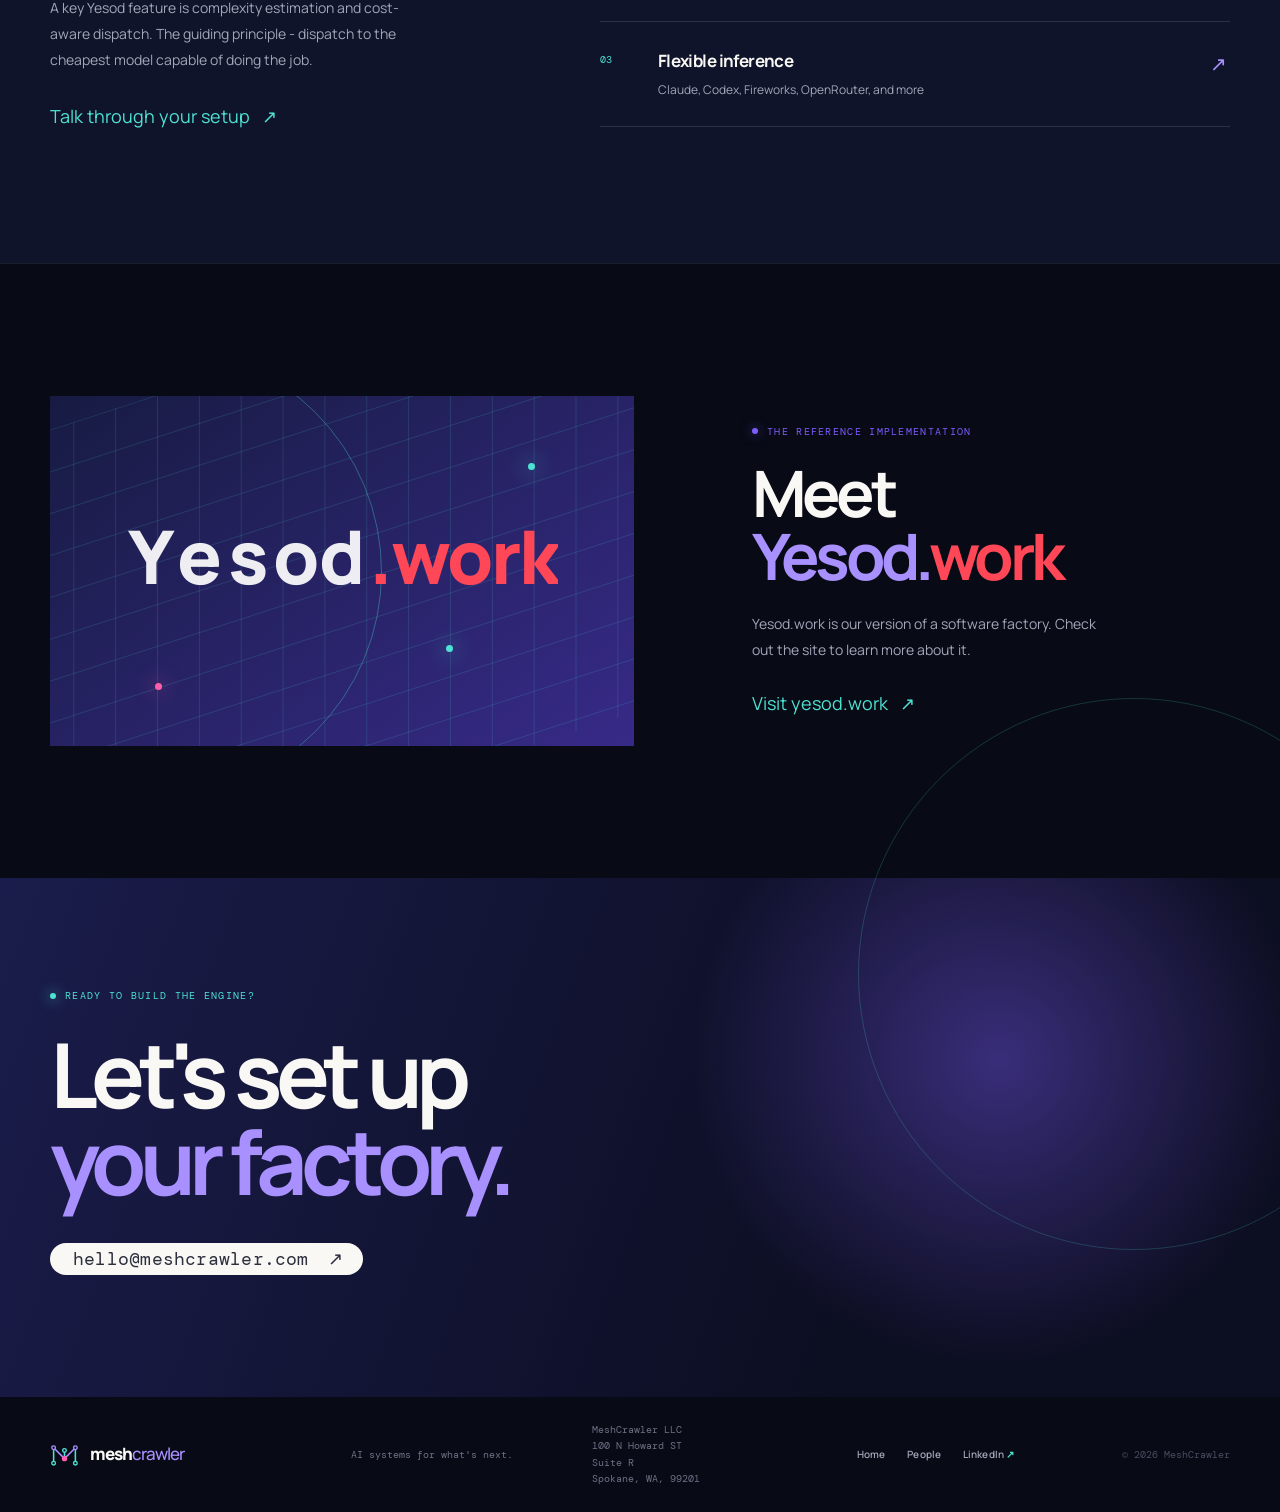
<file: software-factory.html>
<!DOCTYPE html>
<html lang="en">
<head>
    <meta charset="UTF-8">
    <meta name="viewport" content="width=device-width, initial-scale=1.0">
    <meta name="description" content="TODO: one-sentence description of MeshCrawler's custom software factory offering.">
    <title>Software Factory | MeshCrawler</title>
    <link rel="stylesheet" href="styles.css">
</head>
<body>
    <div class="site-shell">
        <header class="site-header">
            <div class="container header-inner">
                <a class="brand" href="index.html" aria-label="MeshCrawler home">
                    <svg class="brand-mark" viewBox="0 0 32 26" aria-hidden="true" focusable="false"><path class="brand-edge edge-vertical" d="M4 22V5 M16 17V8 M28 5V22"></path><path class="brand-edge edge-diagonal" d="M4 5L16 17L28 5"></path><circle class="brand-node node-cyan" cx="4" cy="22" r="2"></circle><circle class="brand-node node-violet" cx="4" cy="5" r="2"></circle><circle class="brand-node node-pink" cx="16" cy="17" r="2.2"></circle><circle class="brand-node node-cyan" cx="16" cy="8" r="2"></circle><circle class="brand-node node-violet" cx="28" cy="5" r="2"></circle><circle class="brand-node node-cyan" cx="28" cy="22" r="2"></circle></svg>
                    <span class="brand-name">mesh<span>crawler</span></span>
                </a>
                <nav class="site-nav" aria-label="Main navigation">
                    <a href="index.html">What we do</a>
                    <a href="index.html#approach">Approach</a>
                    <a class="active" href="software-factory.html">Software Factory</a>
                    <a href="people.html">People</a>
                </nav>
                <a class="header-cta" href="https://cal.com/stevejb" target="_blank" rel="noreferrer">Start a conversation <span aria-hidden="true">↗</span></a>
            </div>
        </header>

        <main>
            <!-- Content below is populated from content/software-factory.json by assets/js/content.js. -->
            <!-- The text shown here is fallback copy, used only if that fetch fails (e.g. opened without a local server). -->
            <section class="hero section-grid">
                <div class="hero-orbit orbit-one" aria-hidden="true"></div>
                <div class="container hero-layout">
                    <div class="hero-copy">
                        <p class="eyebrow"><span class="eyebrow-dot"></span> <span data-bind-text="hero.eyebrow">Capability / Software Factory</span></p>
                        <h1 data-bind-html="hero.titleHtml">Set up your own <em>software factory.</em></h1>
                        <p class="hero-intro" data-bind-html="hero.introHtml">TODO: 1-2 sentence pitch on what a "software factory" engagement gets a client — a repeatable, AI-assisted system for shipping software, not a one-off build.</p>
                        <div class="hero-actions">
                            <a class="button button-primary" data-bind-href="hero.primaryCtaHref" href="mailto:hello@meshcrawler.com"><span data-bind-text="hero.primaryCtaLabel">Start a project</span> <span aria-hidden="true">↗</span></a>
                            <a class="text-link" href="#what-is-it"><span data-bind-text="hero.secondaryCtaLabel">Explore the model</span> <span aria-hidden="true">↓</span></a>
                        </div>
                        <div class="hero-note">
                            <span class="note-line" aria-hidden="true"></span>
                            <span data-bind-html="hero.noteHtml">TODO: short supporting line, e.g. "From bespoke tooling to a self-sustaining engineering practice."</span>
                        </div>
                    </div>
                    <div class="factory-terminal-visual">
                        <div class="visual-glow" aria-hidden="true"></div>
                        <div class="terminal-phase-label" aria-hidden="true">
                            <span class="phase-cycle phase-1"><span>01</span> Request a feature</span>
                            <span class="phase-cycle phase-2"><span>02</span> Check on status</span>
                            <span class="phase-cycle phase-3"><span>03</span> Get results</span>
                        </div>
                        <object class="factory-terminal-img" type="image/svg+xml" data="assets/media/feature-request-session.svg" width="796" height="477" aria-label="Animated terminal session of an agent chat: the user requests a feature, the agent calls the factory's tool and checks on its status, and once it comes back deployed the agent decides to test it itself and confirms it works.">
                            <img class="factory-terminal-img" src="assets/media/feature-request-session.svg" alt="Animated terminal session of an agent chat: the user requests a feature, the agent calls the factory's tool and checks on its status, and once it comes back deployed the agent decides to test it itself and confirms it works." width="796" height="477">
                        </object>
                        <p class="factory-terminal-caption" data-bind-text="hero.visualCaption">File a feature request, get a ticket and an ETA, and come back to a deployed test environment — on loop.</p>
                    </div>
                </div>
            </section>

            <section class="bio-section inverted section-pad" id="what-is-it">
                <div class="container bio-layout reverse-layout">
                    <div class="bio-intro">
                        <p class="eyebrow"><span class="eyebrow-dot"></span> <span data-bind-text="whatIsIt.eyebrow">What it is</span></p>
                        <h2 data-bind-html="whatIsIt.headingHtml">Not a project.<br><em>A practice.</em></h2>
                        <p class="factory-line-kicker" data-bind-text="whatIsIt.pipelineKicker">From raw idea to shipped software, every time.</p>
                        <ol class="factory-line">
                            <li class="factory-station">
                                <span class="factory-node"><span class="factory-icon" aria-hidden="true">✦</span></span>
                                <span class="factory-text"><span class="factory-index">01</span><h3 data-bind-text="whatIsIt.pipeline.0.label">Idea</h3><p data-bind-text="whatIsIt.pipeline.0.detail">A feature request, bug report, or new idea comes in.</p></span>
                            </li>
                            <li class="factory-station">
                                <span class="factory-node"><span class="factory-icon" aria-hidden="true">☰</span></span>
                                <span class="factory-text"><span class="factory-index">02</span><h3 data-bind-text="whatIsIt.pipeline.1.label">Plan</h3><p data-bind-text="whatIsIt.pipeline.1.detail">Scoped into bounded units of work with clear acceptance criteria.</p></span>
                            </li>
                            <li class="factory-station">
                                <span class="factory-node"><span class="factory-icon" aria-hidden="true">⚙</span></span>
                                <span class="factory-text"><span class="factory-index">03</span><h3 data-bind-text="whatIsIt.pipeline.2.label">Build</h3><p data-bind-text="whatIsIt.pipeline.2.detail">AI agents write the code in isolated, parallel work lanes.</p></span>
                            </li>
                            <li class="factory-station">
                                <span class="factory-node"><span class="factory-icon" aria-hidden="true">✓</span></span>
                                <span class="factory-text"><span class="factory-index">04</span><h3 data-bind-text="whatIsIt.pipeline.3.label">Verify</h3><p data-bind-text="whatIsIt.pipeline.3.detail">Automated tests and deterministic gates check every change.</p></span>
                            </li>
                            <li class="factory-station">
                                <span class="factory-node"><span class="factory-icon" aria-hidden="true">↗</span></span>
                                <span class="factory-text"><span class="factory-index">05</span><h3 data-bind-text="whatIsIt.pipeline.4.label">Ship</h3><p data-bind-text="whatIsIt.pipeline.4.detail">Merged, deployed, and live — ready to use.</p></span>
                            </li>
                            <span class="factory-pulse" aria-hidden="true"></span>
                        </ol>
                    </div>
                    <div class="bio-copy">
                        <p class="lead-copy" data-bind-html="whatIsIt.leadHtml">TODO: define "software factory" in MeshCrawler's own words.</p>
                        <p data-bind-html="whatIsIt.paragraph1Html">TODO: paragraph on the problem this solves — e.g. teams that ship AI prototypes but can't turn them into a durable, repeatable engineering practice.</p>
                        <p data-bind-html="whatIsIt.paragraph2Html">TODO: paragraph connecting this to <strong>Yesod</strong>, the software factory Stephen built and runs at <a href="https://yesod.work/" target="_blank" rel="noreferrer">yesod.work</a>, as the reference implementation clients can learn from or adapt.</p>
                        <a class="inline-link" data-bind-href="whatIsIt.linkHref" href="https://yesod.work/" target="_blank" rel="noreferrer"><span data-bind-text="whatIsIt.linkLabel">See Yesod in action</span> <span aria-hidden="true">↗</span></a>
                    </div>
                </div>
            </section>

            <section class="capabilities section-grid inverted section-pad" id="pillars">
                <div class="container">
                    <div class="section-heading heading-split">
                        <div>
                            <p class="eyebrow"><span class="eyebrow-dot"></span> <span data-bind-text="pillars.eyebrow">The pillars</span></p>
                            <h2 data-bind-html="pillars.headingHtml">What we<br><em>set up.</em></h2>
                        </div>
                        <p class="heading-detail" data-bind-text="pillars.detail">TODO: one-line framing for how these pillars fit together.</p>
                    </div>

                    <div class="capability-grid">
                        <article class="capability-card card-large">
                            <div class="card-number">01</div>
                            <div class="capability-icon icon-spark" aria-hidden="true">✦</div>
                            <h3 data-bind-html="pillars.items.0.titleHtml">TODO<br>pillar one</h3>
                            <p data-bind-text="pillars.items.0.body">TODO: e.g. tooling &amp; workflow design — the registries, scripts, and conventions that make the factory repeatable.</p>
                        </article>
                        <article class="capability-card card-dark">
                            <div class="card-number">02</div>
                            <div class="capability-icon icon-grid" aria-hidden="true"><i></i><i></i><i></i><i></i></div>
                            <h3 data-bind-html="pillars.items.1.titleHtml">TODO<br>pillar two</h3>
                            <p data-bind-text="pillars.items.1.body">TODO: e.g. agent orchestration — how AI agents are put to work inside the practice, safely and consistently.</p>
                        </article>
                        <article class="capability-card card-gradient">
                            <div class="card-number">03</div>
                            <div class="capability-icon icon-nodes" aria-hidden="true"><i></i><i></i><i></i><i></i></div>
                            <h3 data-bind-html="pillars.items.2.titleHtml">TODO<br>pillar three</h3>
                            <p data-bind-text="pillars.items.2.body">TODO: e.g. knowledge capture — turning tribal knowledge into durable, queryable memory for the team and its agents.</p>
                        </article>
                        <article class="capability-card card-outline">
                            <div class="card-number">04</div>
                            <div class="capability-icon icon-lock" aria-hidden="true">⌁</div>
                            <h3 data-bind-html="pillars.items.3.titleHtml">TODO<br>pillar four</h3>
                            <p data-bind-text="pillars.items.3.body">TODO: e.g. governance &amp; guardrails — the review, security, and quality practices that keep speed from becoming risk.</p>
                        </article>
                    </div>
                </div>
            </section>

            <section class="approach section-pad" id="process">
                <div class="container approach-layout">
                    <div class="approach-statement">
                        <p class="eyebrow"><span class="eyebrow-dot"></span> <span data-bind-text="process.eyebrow">How it works</span></p>
                        <h2 data-bind-html="process.headingHtml">From audit to<br><em>running engine.</em></h2>
                        <p data-bind-text="process.body">TODO: short paragraph on the engagement shape (timeline, format, who's involved).</p>
                        <a class="text-link" data-bind-href="process.ctaHref" href="mailto:hello@meshcrawler.com"><span data-bind-text="process.ctaLabel">Talk through your setup</span> <span aria-hidden="true">↗</span></a>
                    </div>
                    <div class="principles">
                        <div class="principle"><span class="principle-number">01</span><div><h3 data-bind-text="process.steps.0.title">TODO: Assess</h3><p data-bind-text="process.steps.0.body">TODO: audit current tooling, workflows, and team practices.</p></div><span class="principle-arrow">↗</span></div>
                        <div class="principle"><span class="principle-number">02</span><div><h3 data-bind-text="process.steps.1.title">TODO: Design &amp; build</h3><p data-bind-text="process.steps.1.body">TODO: stand up the factory's tooling, agents, and conventions.</p></div><span class="principle-arrow">↗</span></div>
                        <div class="principle"><span class="principle-number">03</span><div><h3 data-bind-text="process.steps.2.title">TODO: Hand off</h3><p data-bind-text="process.steps.2.body">TODO: train the team and leave a self-sustaining practice behind.</p></div><span class="principle-arrow">↗</span></div>
                    </div>
                </div>
            </section>

            <section class="people-teaser section-grid inverted section-pad">
                <div class="container people-teaser-inner">
                    <div class="teaser-art" aria-hidden="true">
                        <span class="teaser-cycle cycle-1">Y</span>
                        <div class="yesod-line-wrap">
                            <div class="yesod-line">
                                <div class="yesod-row">
                                    <span class="yesod-slot"><span class="slot-move slot-move-1"><span class="slot-latin">Y</span><span class="slot-hebrew" lang="he" dir="rtl">י</span></span></span>
                                    <span class="yesod-slot"><span class="slot-move slot-move-2"><span class="slot-latin">e</span><span class="slot-hebrew" lang="he" dir="rtl">ס</span></span></span>
                                    <span class="yesod-slot"><span class="slot-move slot-move-3"><span class="slot-latin">s</span><span class="slot-hebrew" lang="he" dir="rtl">ו</span></span></span>
                                    <span class="yesod-slot"><span class="slot-move slot-move-4"><span class="slot-latin">o</span><span class="slot-hebrew" lang="he" dir="rtl">ד</span></span></span>
                                    <span class="slot-tail"><span class="slot-latin">d</span></span>
                                </div>
                                <span class="yesod-work">.work</span>
                            </div>
                            <span class="yesod-underline"></span>
                        </div>
                        <i></i><i></i><i></i>
                    </div>
                    <div class="teaser-copy">
                        <p class="eyebrow"><span class="eyebrow-dot"></span> <span data-bind-text="yesod.eyebrow">The reference implementation</span></p>
                        <h2 data-bind-html="yesod.headingHtml">Meet<br><em>Yesod.</em></h2>
                        <p data-bind-text="yesod.body">TODO: a couple sentences on Yesod — the software factory Stephen runs day to day — and why it's the proof point for this offering.</p>
                        <a class="text-link" data-bind-href="yesod.linkHref" href="https://yesod.work/" target="_blank" rel="noreferrer"><span data-bind-text="yesod.linkLabel">Visit yesod.work</span> <span aria-hidden="true">↗</span></a>
                    </div>
                </div>
            </section>

            <section class="contact-band">
                <div class="container contact-inner">
                    <p class="eyebrow"><span class="eyebrow-dot"></span> <span data-bind-text="contact.eyebrow">Ready to build the engine?</span></p>
                    <h2 data-bind-html="contact.headingHtml">Let's set up<br><em>your factory.</em></h2>
                    <a class="button button-light" data-bind-href="contact.emailHref" href="mailto:hello@meshcrawler.com"><span data-bind-text="contact.email">hello@meshcrawler.com</span> <span aria-hidden="true">↗</span></a>
                </div>
            </section>
        </main>

        <footer class="site-footer">
            <div class="container footer-inner">
                <a class="brand" href="index.html" aria-label="MeshCrawler home"><svg class="brand-mark" viewBox="0 0 32 26" aria-hidden="true" focusable="false"><path class="brand-edge edge-vertical" d="M4 22V5 M16 17V8 M28 5V22"></path><path class="brand-edge edge-diagonal" d="M4 5L16 17L28 5"></path><circle class="brand-node node-cyan" cx="4" cy="22" r="2"></circle><circle class="brand-node node-violet" cx="4" cy="5" r="2"></circle><circle class="brand-node node-pink" cx="16" cy="17" r="2.2"></circle><circle class="brand-node node-cyan" cx="16" cy="8" r="2"></circle><circle class="brand-node node-violet" cx="28" cy="5" r="2"></circle><circle class="brand-node node-cyan" cx="28" cy="22" r="2"></circle></svg><span class="brand-name">mesh<span>crawler</span></span></a>
                <p>AI systems for what's next.</p>
                <address class="business-address">MeshCrawler LLC<br>100 N Howard ST<br>Suite R<br>Spokane, WA, 99201</address>
                <div class="footer-links"><a href="index.html">Home</a><a href="people.html">People</a><a href="https://www.linkedin.com/in/stephenjbarr/" target="_blank" rel="noreferrer">LinkedIn <span aria-hidden="true">↗</span></a></div>
                <span class="copyright">© 2026 MeshCrawler</span>
            </div>
        </footer>
    </div>
    <script src="assets/js/content.js" defer></script>
</body>
</html>
</file>
<file: styles.css>
@import url('https://fonts.googleapis.com/css2?family=DM+Mono:wght@400;500&family=Manrope:wght@400;500;600;700;800&display=swap');

:root {
    --ink: #080a15;
    --ink-soft: #10142a;
    --heading: #2c2f3e;
    --panel: #131831;
    --panel-light: #f5f4f0;
    --white: #f9f8f4;
    --muted: #a3a6b9;
    --text-muted: #676b82;
    --violet: #7c5cff;
    --violet-bright: #a890ff;
    --cyan: #4de2d2;
    --pink: #ff5eaa;
    --red: #ff4757;
    --line: rgba(255, 255, 255, 0.12);
    --light-line: rgba(8, 10, 21, 0.14);
}

* { box-sizing: border-box; margin: 0; padding: 0; }

html { scroll-behavior: smooth; }

body {
    background: var(--ink);
    color: var(--white);
    font-family: 'Manrope', -apple-system, BlinkMacSystemFont, 'Segoe UI', sans-serif;
    line-height: 1.55;
    -webkit-font-smoothing: antialiased;
}

a { color: inherit; text-decoration: none; }
a:focus-visible { outline: 2px solid var(--cyan); outline-offset: 5px; }

.site-shell { overflow: hidden; }
.container { width: min(1180px, calc(100% - 64px)); margin: 0 auto; }
.section-pad { padding: 132px 0; }

.site-header { background: rgba(8, 10, 21, 0.86); border-bottom: 1px solid var(--line); position: relative; z-index: 10; backdrop-filter: blur(18px); }
.header-inner { align-items: center; display: flex; height: 82px; justify-content: space-between; }
.brand { align-items: center; display: inline-flex; gap: 11px; }
.brand-mark { display: block; flex: 0 0 auto; height: 24px; overflow: visible; width: 29px; }
.brand-edge { fill: none; stroke-linecap: round; stroke-linejoin: round; stroke-width: 1.7; }
.edge-vertical { stroke: var(--cyan); }
.edge-diagonal { stroke: var(--violet-bright); }
.brand-node { fill: var(--ink); stroke-width: 1.5; }
.node-cyan { stroke: var(--cyan); }
.node-violet { stroke: var(--violet-bright); }
.node-pink { fill: var(--pink); stroke: var(--pink); }
.brand-name { font-size: 17px; font-weight: 800; letter-spacing: -.06em; }
.brand-name span { color: var(--violet-bright); font-weight: 500; }
.site-nav { display: flex; gap: 34px; margin-left: 10%; }
.site-nav a, .header-cta, .footer-links a { color: var(--muted); font-size: 12px; font-weight: 600; letter-spacing: .01em; transition: color .2s ease; }
.site-nav a:hover, .site-nav a.active, .footer-links a:hover { color: var(--white); }
.site-nav a.active { position: relative; }
.site-nav a.active::after { background: var(--cyan); bottom: -13px; content: ''; height: 2px; left: 0; position: absolute; width: 100%; }
.header-cta { align-items: center; border: 1px solid var(--line); border-radius: 100px; color: var(--white); display: inline-flex; gap: 12px; padding: 11px 17px; }
.header-cta span { color: var(--cyan); font-size: 16px; line-height: 0; }
.header-cta:hover { border-color: var(--violet-bright); }

.eyebrow { align-items: center; color: var(--cyan); display: flex; font-family: 'DM Mono', monospace; font-size: 10px; gap: 9px; letter-spacing: .13em; text-transform: uppercase; }
.eyebrow-dot { background: var(--cyan); border-radius: 50%; box-shadow: 0 0 14px var(--cyan); display: block; height: 6px; width: 6px; }
.section-grid { background-color: var(--ink); background-image: linear-gradient(rgba(255,255,255,.035) 1px, transparent 1px), linear-gradient(90deg, rgba(255,255,255,.035) 1px, transparent 1px); background-size: 92px 92px; position: relative; }

.hero { min-height: 700px; }
.hero-layout { align-items: center; display: grid; gap: 8%; grid-template-columns: .92fr 1.08fr; min-height: 600px; padding-bottom: 34px; padding-top: 58px; position: relative; z-index: 1; }
.hero-copy { max-width: 570px; }
h1, h2, h3, p { text-wrap: pretty; }
h1, h2 { font-weight: 700; letter-spacing: -.075em; line-height: .98; }
.hero h1 { font-size: clamp(54px, 6.6vw, 92px); margin: 27px 0 27px; max-width: 660px; }
h1 em, h2 em { color: var(--violet-bright); font-style: normal; }
.hero-intro { color: var(--muted); font-size: 16px; line-height: 1.8; max-width: 495px; }
.hero-actions { align-items: center; display: flex; gap: 27px; margin-top: 34px; }
.button { align-items: center; border-radius: 100px; display: inline-flex; font-size: 12px; font-weight: 800; gap: 19px; letter-spacing: .02em; padding: 16px 20px 16px 23px; transition: box-shadow .25s ease, transform .25s ease, background .25s ease; }
.button span { font-size: 18px; font-weight: 400; line-height: 0; }
.button-primary { background: var(--violet); box-shadow: 0 11px 32px rgba(124, 92, 255, .26); color: white; }
.button-primary:hover { background: #9077ff; box-shadow: 0 15px 38px rgba(124, 92, 255, .4); transform: translateY(-2px); }
.button-light { background: var(--white); color: var(--heading); }
.button-light:hover { box-shadow: 0 12px 28px rgba(0,0,0,.2); transform: translateY(-2px); }
.text-link { align-items: center; color: var(--white); display: inline-flex; font-size: 12px; font-weight: 700; gap: 12px; }
.text-link span, .card-link span, .inline-link span { color: var(--cyan); font-size: 18px; font-weight: 400; transition: transform .2s ease; }
.text-link:hover span, .card-link:hover span, .inline-link:hover span { transform: translate(3px, -3px); }
.hero-note { align-items: center; color: #74788d; display: flex; font-family: 'DM Mono', monospace; font-size: 10px; gap: 10px; margin-top: 60px; }
.note-line { background: var(--pink); display: block; height: 1px; width: 32px; }

.hero-visual { height: 480px; perspective: 900px; position: relative; }
.visual-glow { background: var(--violet); border-radius: 50%; filter: blur(90px); height: 280px; opacity: .25; position: absolute; right: 8%; top: 12%; width: 280px; }
.network-card { background: rgba(18, 22, 47, .76); border: 1px solid rgba(168, 144, 255, .27); box-shadow: 0 30px 100px rgba(0,0,0,.35), inset 0 0 55px rgba(124,92,255,.06); height: 404px; left: 6%; position: absolute; top: 27px; transform: rotate(5deg); width: 83%; z-index: 1; }
.network-card::before, .network-card::after { border: 1px solid var(--cyan); content: ''; height: 10px; position: absolute; width: 10px; }
.network-card::before { border-bottom: 0; border-right: 0; left: -6px; top: -6px; }
.network-card::after { border-left: 0; border-top: 0; bottom: -6px; right: -6px; }
.network-topline, .network-footer { color: #747b9f; display: flex; font-family: 'DM Mono', monospace; font-size: 8px; justify-content: space-between; letter-spacing: .11em; padding: 18px 19px; }
.status { color: var(--cyan); }
.status i { background: var(--cyan); border-radius: 50%; box-shadow: 0 0 8px var(--cyan); display: inline-block; height: 5px; margin-right: 5px; width: 5px; }
.network-map { height: 320px; overflow: hidden; position: relative; }
.network-map::before { background-image: linear-gradient(rgba(168,144,255,.1) 1px, transparent 1px), linear-gradient(90deg, rgba(168,144,255,.1) 1px, transparent 1px); background-size: 36px 36px; content: ''; inset: 0; opacity: .35; position: absolute; transform: perspective(400px) rotateX(60deg) scale(1.3); transform-origin: bottom; }
.network-ring { border: 1px solid rgba(124,92,255,.34); border-radius: 50%; left: 50%; position: absolute; top: 50%; transform: translate(-50%, -50%); }
.ring-a { height: 180px; width: 180px; }.ring-b { height: 270px; width: 270px; }.ring-c { border-color: rgba(77,226,210,.15); height: 370px; width: 370px; }
.network-line { background: linear-gradient(90deg, transparent, rgba(77,226,210,.7), transparent); height: 1px; left: 23%; position: absolute; top: 50%; transform-origin: left center; width: 54%; }
.line-a { transform: rotate(16deg); }.line-b { transform: rotate(158deg); }.line-c { transform: rotate(205deg); }.line-d { transform: rotate(280deg); }.line-e { background: linear-gradient(90deg, transparent, rgba(255,94,170,.55), transparent); transform: rotate(340deg); }
.node { align-items: center; background: #1b2050; border: 1px solid var(--violet-bright); border-radius: 50%; box-shadow: 0 0 18px rgba(124,92,255,.55); display: flex; height: 37px; justify-content: center; position: absolute; width: 37px; }
.node b { color: var(--violet-bright); font-family: 'DM Mono', monospace; font-size: 9px; font-weight: 400; }
.node-main { background: linear-gradient(145deg, var(--violet), #4832b7); border: 2px solid #c7bdff; box-shadow: 0 0 38px rgba(124,92,255,.8); height: 68px; left: calc(50% - 34px); top: calc(50% - 34px); width: 68px; }
.node-main b { color: white; font-size: 15px; }
.node-one { left: 18%; top: 27%; }.node-two { right: 19%; top: 20%; }.node-three { bottom: 16%; left: 24%; }.node-four { bottom: 20%; right: 17%; }.node-five { left: 48%; top: 8%; }
.network-footer { border-top: 1px solid rgba(255,255,255,.08); padding-bottom: 13px; padding-top: 13px; }
.floating-label { background: rgba(8,10,21,.82); border: 1px solid var(--line); color: #85899c; font-family: 'DM Mono', monospace; font-size: 9px; letter-spacing: .06em; padding: 11px 13px; position: absolute; z-index: 2; }
.floating-label span { color: var(--cyan); margin-right: 8px; }.label-top { right: 0; top: 20px; }.label-bottom { bottom: 42px; left: 0; }.label-bottom span { color: var(--pink); }
.hero-orbit { border: 1px solid rgba(124,92,255,.17); border-radius: 50%; pointer-events: none; position: absolute; }
.orbit-one { height: 770px; right: -300px; top: -320px; width: 770px; }.orbit-two { border-color: rgba(77,226,210,.1); height: 520px; right: -160px; top: -195px; width: 520px; }

.factory-terminal-visual { align-items: flex-start; display: flex; flex-direction: column; gap: 22px; position: relative; }
.factory-terminal-visual .visual-glow { position: absolute; right: 6%; top: 4%; }
.factory-terminal-img { border: 0; border-radius: 10px; box-shadow: 0 30px 90px rgba(0,0,0,.4), 0 0 0 1px rgba(168,144,255,.22); display: block; max-width: 700px; position: relative; transform: rotate(-2.4deg); transition: transform .35s ease; width: 100%; z-index: 1; }

/* Phase label superimposed on the terminal recording, cycling in step with the transcript below it
   (matches the hero network-map's floating-label treatment elsewhere on the site). */
.terminal-phase-label { background: rgba(8,10,21,.88); border: 1px solid var(--line); display: grid; font-family: 'DM Mono', monospace; font-size: 20px; letter-spacing: .06em; padding: 16px 22px; position: absolute; right: 14px; top: -22px; z-index: 3; }
.phase-cycle { color: #c7cbe0; grid-area: 1 / 1; opacity: 0; white-space: nowrap; }
.phase-cycle span { color: var(--cyan); margin-right: 12px; }
.phase-1 { animation: phase-cycle-1 23.03s ease-in-out infinite; }
.phase-2 { animation: phase-cycle-2 23.03s ease-in-out infinite; }
.phase-3 { animation: phase-cycle-3 23.03s ease-in-out infinite; }
@keyframes phase-cycle-1 { 0% { opacity: 0; } 2% { opacity: 1; } 31% { opacity: 1; } 34% { opacity: 0; } 100% { opacity: 0; } }
@keyframes phase-cycle-2 { 0%, 34% { opacity: 0; } 36% { opacity: 1; } 69% { opacity: 1; } 72% { opacity: 0; } 100% { opacity: 0; } }
@keyframes phase-cycle-3 { 0%, 72% { opacity: 0; } 74% { opacity: 1; } 97% { opacity: 1; } 100% { opacity: 0; } }
.factory-terminal-img:hover { transform: rotate(0deg) scale(1.015); }
.factory-terminal-caption { color: #74788d; font-family: 'DM Mono', monospace; font-size: 10px; letter-spacing: .04em; line-height: 1.65; max-width: 420px; position: relative; z-index: 1; }

/* Software Factory page — keeps the hero's dark grid theme through the whole page instead of switching to light panels.
   Backgrounds alternate ink/ink-soft and every section gets a hairline top border, so the page still reads as
   distinct chapters while staying dark end to end. */
.inverted.bio-section, .inverted.capabilities, .inverted.people-teaser, #process { border-top: 1px solid rgba(255,255,255,.08); }
.inverted.bio-section { background-color: var(--ink-soft); color: var(--white); }
.inverted.capabilities, .inverted.people-teaser { background-color: var(--ink); color: var(--white); }
.inverted.bio-section h2, .inverted.capabilities h2, .inverted.people-teaser h2 { color: var(--white); }
.inverted.bio-section h2 em, .inverted.capabilities h2 em, .inverted.people-teaser h2 em { color: var(--violet-bright); }
.inverted .lead-copy { color: var(--white); }
.inverted .bio-copy p:not(.lead-copy), .inverted .teaser-copy > p:not(.eyebrow), .inverted .heading-detail { color: var(--muted); }
.inverted .inline-link { color: var(--violet-bright); }
.inverted .card-outline { border-color: var(--line); }

/* Assembly-line diagram under "What is a software factory?" — five stations on a vertical belt,
   filling the empty space beside the body copy, with a small pulse traveling top to bottom to
   suggest work moving through the pipeline. */
.factory-line-kicker { color: var(--muted); font-family: 'DM Mono', monospace; font-size: 13px; letter-spacing: .06em; margin-top: 48px; text-transform: uppercase; }
.factory-line { display: flex; flex-direction: column; list-style: none; margin: 20px 0 0; padding: 0; position: relative; }
.factory-line::before { background: linear-gradient(180deg, transparent, rgba(124,92,255,.55) 6%, rgba(77,226,210,.55) 50%, rgba(124,92,255,.55) 94%, transparent); bottom: 8%; content: ''; left: 27px; position: absolute; top: 8%; width: 2px; z-index: 0; }
.factory-pulse { animation: factory-pulse-move 7s linear infinite; background: var(--cyan); border-radius: 50%; box-shadow: 0 0 12px var(--cyan); height: 8px; left: 24px; position: absolute; width: 8px; z-index: 1; }
@keyframes factory-pulse-move {
    0% { top: 8%; opacity: 0; }
    6% { opacity: 1; }
    92% { opacity: 1; }
    100% { top: 92%; opacity: 0; }
}
.factory-station { align-items: flex-start; display: flex; gap: 20px; padding: 20px 0; position: relative; text-align: left; z-index: 1; }
.factory-text { display: flex; flex-direction: column; gap: 5px; padding-top: 6px; }
.factory-node { align-items: center; background: var(--ink-soft); border: 1px solid rgba(255,255,255,.16); border-radius: 50%; display: flex; flex-shrink: 0; height: 64px; justify-content: center; width: 64px; }
.factory-icon { color: var(--violet-bright); font-size: 24px; line-height: 1; }
.factory-index { color: var(--cyan); font-family: 'DM Mono', monospace; font-size: 12px; letter-spacing: .08em; }
.factory-station h3 { font-size: 21px; letter-spacing: -.02em; }
.factory-station p { color: var(--muted); font-size: 15px; line-height: 1.6; max-width: 360px; }

/* Layout variety: flip which side carries the heading vs. the supporting content, so consecutive
   sections don't repeat the same left-heading/right-detail shape. Reading order (heading first)
   is preserved in the DOM and restored on mobile via order: initial. */
.reverse-layout { grid-template-columns: 1.2fr .8fr; }
.reverse-layout .bio-intro { order: 2; }
.reverse-layout .bio-copy { order: 1; }

/* Yesod teaser mark — Y, then "Yesod.work" where each Latin letter travels across to the mirrored
   slot and crossfades into its Hebrew counterpart (Y -> י, e -> ס, s -> ו, o -> ד), so the swap reads
   as the word physically reversing direction from LTR to RTL. "d" has no Hebrew counterpart (יסוד is
   four letters) and just dissolves. The red .work fades out as the letters land and hands off into a
   red underline drawn beneath the finished Hebrew word. */
.teaser-art .cycle-1 { animation: teaser-y-cycle 9s ease-in-out infinite; opacity: 0; }
@keyframes teaser-y-cycle {
    0% { opacity: 0; }
    4.5% { opacity: 1; }
    29% { opacity: 1; }
    33.3% { opacity: 0; }
    100% { opacity: 0; }
}

.yesod-line-wrap { align-items: center; animation: yesod-line-visibility 9s ease-in-out infinite; display: flex; flex-direction: column; left: 50%; max-width: 480px; position: absolute; top: 50%; transform: translate(-50%, -55%); width: 92%; z-index: 1; }
.yesod-line { align-items: baseline; color: rgba(255,255,255,.92); display: flex; font-size: clamp(46px, 6.6vw, 74px); font-weight: 800; justify-content: center; letter-spacing: -.03em; line-height: 1; white-space: nowrap; }
.teaser-art .yesod-line-wrap span { color: inherit; font-size: inherit; left: auto; letter-spacing: inherit; position: static; top: auto; transform: none; }
.teaser-art .yesod-line-wrap .slot-hebrew { left: 0; position: absolute; top: 0; }
.teaser-art .yesod-line-wrap .slot-tail { left: 100%; position: absolute; top: 0; }
.teaser-art .yesod-line-wrap .yesod-work { color: var(--red); }
.yesod-row { display: grid; grid-template-columns: repeat(4, 1fr); position: relative; width: 2.6em; }
.yesod-slot { position: relative; }
.slot-move { display: flex; justify-content: center; position: relative; width: 100%; }
.slot-latin { animation: yesod-latin-fade 9s ease-in-out infinite; }
.slot-hebrew { animation: yesod-hebrew-fade 9s ease-in-out infinite; font-size: 1.85em; left: 0; opacity: 0; position: absolute; text-align: center; top: -.16em; width: 100%; }
/* d has no Hebrew counterpart, so its slot collapses to zero width as it fades, instead of
   leaving dead space that would throw off the centering of the four letters that do land. */
.slot-tail { animation: yesod-tail-collapse 9s ease-in-out infinite; display: inline-block; max-width: 1.1em; overflow: hidden; }
/* .work collapses the same way once it hands off to the underline, so it doesn't leave a
   phantom gap pulling the row off-center after it fades. */
.teaser-work, .yesod-work { animation: yesod-work-fade 9s ease-in-out infinite; color: var(--red); display: inline-block; font-style: normal; margin-left: .68em; max-width: 3em; overflow: hidden; }
.yesod-underline { animation: yesod-underline-cycle 9s ease-in-out infinite; background: var(--red); border-radius: 2px; height: 4px; margin-top: 16px; opacity: 0; width: 0; }

.slot-move-1 { animation: slot-move-1 9s ease-in-out infinite; }
.slot-move-2 { animation: slot-move-2 9s ease-in-out infinite; }
.slot-move-3 { animation: slot-move-3 9s ease-in-out infinite; }
.slot-move-4 { animation: slot-move-4 9s ease-in-out infinite; }
@keyframes slot-move-1 { 0%, 55% { transform: translateX(0%); } 68%, 100% { transform: translateX(300%); } }
@keyframes slot-move-2 { 0%, 55% { transform: translateX(0%); } 68%, 100% { transform: translateX(100%); } }
@keyframes slot-move-3 { 0%, 55% { transform: translateX(0%); } 68%, 100% { transform: translateX(-100%); } }
@keyframes slot-move-4 { 0%, 55% { transform: translateX(0%); } 68%, 100% { transform: translateX(-300%); } }

@keyframes yesod-line-visibility {
    0%, 33.3% { opacity: 0; }
    37%, 94% { opacity: 1; }
    97%, 100% { opacity: 0; }
}
@keyframes yesod-latin-fade {
    0%, 55% { opacity: 1; }
    64%, 100% { opacity: 0; }
}
@keyframes yesod-hebrew-fade {
    0%, 55% { opacity: 0; }
    64%, 100% { opacity: 1; }
}
@keyframes yesod-tail-collapse {
    0%, 52% { max-width: 1.1em; opacity: 1; }
    62%, 100% { max-width: 0; opacity: 0; }
}
@keyframes yesod-work-fade {
    0%, 50% { max-width: 3em; opacity: 1; }
    60%, 100% { max-width: 0; opacity: 0; }
}
@keyframes yesod-underline-cycle {
    0%, 54% { opacity: 0; width: 20%; }
    62% { opacity: 1; width: 20%; }
    70%, 94% { opacity: 1; width: 55%; }
    97%, 100% { opacity: 0; width: 55%; }
}
.hero-footer { align-items: center; border-top: 1px solid var(--line); color: #6e7289; display: flex; font-family: 'DM Mono', monospace; font-size: 9px; justify-content: space-between; letter-spacing: .1em; padding-bottom: 23px; padding-top: 22px; position: relative; text-transform: uppercase; z-index: 1; }
.scroll-cue { align-items: center; display: flex; gap: 8px; }.scroll-cue i { border: 1px solid var(--cyan); border-radius: 50%; display: block; height: 6px; width: 6px; }

.signal-strip { background: var(--violet); color: #100d2c; overflow: hidden; }
.signal-track { align-items: center; display: flex; gap: 32px; justify-content: center; min-width: max-content; padding: 14px 0; }
.signal-track span { font-size: 10px; font-weight: 800; letter-spacing: .1em; text-transform: uppercase; }.signal-track b { color: var(--cyan); font-size: 14px; }

.capabilities { background: var(--panel-light); color: var(--heading); }
.section-heading { margin-bottom: 62px; }.heading-split { align-items: end; display: flex; justify-content: space-between; }.capabilities .eyebrow, .roles-section .eyebrow, .bio-section .eyebrow { color: var(--violet); }.capabilities .eyebrow-dot, .roles-section .eyebrow-dot, .bio-section .eyebrow-dot { background: var(--violet); box-shadow: 0 0 12px rgba(124,92,255,.7); }
h2 { font-size: clamp(46px, 5vw, 71px); margin-top: 22px; }.capabilities h2, .roles-section h2, .bio-section h2 { color: var(--heading); }.capabilities h2 em, .roles-section h2 em, .bio-section h2 em { color: var(--violet); }.heading-detail { color: var(--text-muted); font-size: 14px; line-height: 1.8; max-width: 330px; }
.capability-grid { display: grid; gap: 12px; grid-template-columns: repeat(4, 1fr); }.capability-card { display: flex; flex-direction: column; min-height: 424px; padding: 27px 25px 24px; position: relative; }.card-number { font-family: 'DM Mono', monospace; font-size: 10px; opacity: .55; }.capability-icon { align-items: center; display: flex; height: 72px; justify-content: center; margin: 18px 0 18px; width: 72px; }.icon-spark { color: var(--violet-bright); font-size: 54px; text-shadow: 0 0 20px rgba(168,144,255,.7); }.capability-card h3 { font-size: 23px; letter-spacing: -.065em; line-height: 1.05; }.capability-card p { font-size: 12px; line-height: 1.75; margin-top: 17px; opacity: .72; }.card-link { align-items: center; display: inline-flex; font-size: 11px; font-weight: 800; gap: 10px; margin-top: auto; padding-top: 25px; }.card-dark { background: var(--ink-soft); color: var(--white); }.card-gradient { background: linear-gradient(145deg, #7255f0, #3b2c9b); color: white; }.card-outline { border: 1px solid var(--light-line); }.icon-grid { display: grid; gap: 5px; grid-template-columns: repeat(2, 17px); grid-template-rows: repeat(2, 17px); }.icon-grid i { border: 1px solid var(--cyan); display: block; }.icon-grid i:nth-child(2) { background: var(--cyan); opacity: .65; }.icon-nodes { position: relative; }.icon-nodes::before, .icon-nodes::after { background: var(--cyan); content: ''; height: 1px; position: absolute; transform: rotate(30deg); width: 48px; }.icon-nodes::after { transform: rotate(-30deg); }.icon-nodes i { background: var(--cyan); border-radius: 50%; box-shadow: 0 0 11px var(--cyan); height: 8px; position: absolute; width: 8px; }.icon-nodes i:nth-child(1) { left: 12px; top: 32px; }.icon-nodes i:nth-child(2) { right: 10px; top: 17px; }.icon-nodes i:nth-child(3) { right: 10px; top: 47px; }.icon-nodes i:nth-child(4) { left: 31px; top: 32px; }.icon-lock { color: var(--violet); font-size: 65px; transform: rotate(-45deg); }

.approach { background: var(--ink-soft); }.approach-layout { display: grid; gap: 11%; grid-template-columns: .8fr 1.2fr; }.approach-statement h2 { font-size: clamp(45px, 5vw, 70px); margin: 25px 0 28px; }.approach-statement > p:not(.eyebrow) { color: var(--muted); font-size: 14px; line-height: 1.85; margin-bottom: 30px; max-width: 360px; }.principles { border-top: 1px solid var(--line); }.principle { align-items: flex-start; border-bottom: 1px solid var(--line); display: grid; gap: 22px; grid-template-columns: 36px 1fr 20px; padding: 26px 0; }.principle-number { color: var(--cyan); font-family: 'DM Mono', monospace; font-size: 10px; padding-top: 4px; }.principle h3 { font-size: 17px; letter-spacing: -.035em; }.principle p { color: var(--muted); font-size: 12px; margin-top: 7px; }.principle-arrow { color: var(--violet-bright); font-size: 20px; }

.people-teaser { background: #e8e5df; color: var(--heading); }.people-teaser-inner { align-items: center; display: grid; gap: 10%; grid-template-columns: 1.1fr .9fr; }.teaser-art { background: linear-gradient(145deg, #171b42, #372a88); height: 350px; overflow: hidden; position: relative; }.teaser-art::before { background-image: linear-gradient(rgba(77,226,210,.14) 1px, transparent 1px), linear-gradient(90deg, rgba(77,226,210,.14) 1px, transparent 1px); background-size: 31px 31px; content: ''; inset: 0; position: absolute; transform: skewY(-18deg) scale(1.35); }.teaser-art::after { border: 1px solid rgba(77,226,210,.35); border-radius: 50%; content: ''; height: 450px; left: -120px; position: absolute; top: -50px; width: 450px; }.teaser-art span { color: rgba(255,255,255,.92); font-size: clamp(100px, 15vw, 190px); font-weight: 800; left: 50%; letter-spacing: -.12em; line-height: 1; position: absolute; top: 50%; transform: translate(-50%, -55%); z-index: 1; }.teaser-art i { background: var(--cyan); border-radius: 50%; box-shadow: 0 0 20px var(--cyan); height: 7px; position: absolute; width: 7px; z-index: 2; }.teaser-art i:nth-of-type(1) { right: 17%; top: 19%; }.teaser-art i:nth-of-type(2) { bottom: 16%; left: 18%; background: var(--pink); box-shadow: 0 0 20px var(--pink); }.teaser-art i:nth-of-type(3) { bottom: 27%; right: 31%; }.teaser-copy { max-width: 350px; }.teaser-copy .eyebrow { color: var(--violet); }.teaser-copy .eyebrow-dot { background: var(--violet); box-shadow: 0 0 12px rgba(124,92,255,.7); }.teaser-copy h2 { color: var(--heading); margin: 23px 0; }.teaser-copy h2 em { color: var(--violet); }
yesod-red { color: var(--red); font-style: normal; }.teaser-copy > p:not(.eyebrow) { color: var(--text-muted); font-size: 14px; line-height: 1.85; margin-bottom: 28px; }

.contact-band { background: radial-gradient(circle at 78% 35%, rgba(124,92,255,.4), transparent 29%), linear-gradient(110deg, #1a1c4b, #0c0e21 70%); padding: 110px 0 122px; position: relative; }.contact-band::after { border: 1px solid rgba(77,226,210,.2); border-radius: 50%; content: ''; height: 550px; position: absolute; right: -130px; top: -180px; width: 550px; }.contact-inner { position: relative; z-index: 1; }.contact-inner h2 { font-size: clamp(54px, 7vw, 96px); margin: 26px 0 38px; }.contact-inner .button { font-family: 'DM Mono', monospace; font-size: 11px; letter-spacing: .02em; }

.site-footer { background: var(--ink); }.footer-inner { align-items: center; display: grid; gap: 25px; grid-template-columns: 1.15fr .9fr 1fr 1fr auto; min-height: 115px; }.footer-inner > p, .business-address, .copyright { color: #6d7185; font-family: 'DM Mono', monospace; font-size: 10px; }.business-address { font-style: normal; line-height: 1.65; }.footer-links { display: flex; gap: 22px; }.footer-links a { font-size: 10px; }.footer-links span { color: var(--cyan); }.copyright { color: #484c5e; }

/* Branding page */
.branding-hero { min-height: 700px; }
.branding-hero-layout { align-items: center; display: grid; gap: 8%; grid-template-columns: .9fr 1.1fr; min-height: 600px; padding-bottom: 34px; padding-top: 58px; position: relative; z-index: 1; }
.branding-hero-copy { max-width: 560px; }
.branding-hero-copy h1 { font-size: clamp(54px, 6.6vw, 92px); margin: 27px 0; }
.branding-hero-copy .hero-intro { margin-bottom: 34px; max-width: 475px; }
.branding-hero-mark { align-items: center; background: rgba(18, 22, 47, .75); border: 1px solid rgba(168, 144, 255, .3); box-shadow: 0 30px 100px rgba(0,0,0,.28), inset 0 0 55px rgba(124,92,255,.08); display: flex; height: 386px; justify-content: center; overflow: hidden; position: relative; transform: rotate(3deg); }
.branding-hero-mark::before { background-image: linear-gradient(rgba(77,226,210,.1) 1px, transparent 1px), linear-gradient(90deg, rgba(77,226,210,.1) 1px, transparent 1px); background-size: 34px 34px; content: ''; inset: -40px; opacity: .5; position: absolute; transform: perspective(500px) rotateX(58deg) rotateZ(-8deg); transform-origin: center bottom; }
.branding-hero-mark img { max-width: 87%; position: relative; width: 520px; z-index: 1; }
.branding-hero-mark::after { border: 1px solid var(--cyan); content: ''; height: 13px; left: -7px; position: absolute; top: -7px; width: 13px; }
.logo-orbit { border: 1px solid rgba(124,92,255,.32); border-radius: 50%; pointer-events: none; position: absolute; }
.logo-orbit-large { height: 520px; right: -185px; top: -135px; width: 520px; }
.logo-orbit-small { border-color: rgba(77,226,210,.18); height: 355px; right: -100px; top: -53px; width: 355px; }
.hero-coordinate { color: #7780a3; font-family: 'DM Mono', monospace; font-size: 8px; letter-spacing: .12em; position: absolute; z-index: 2; }
.coordinate-top { color: var(--cyan); left: 21px; top: 20px; }.coordinate-bottom { bottom: 20px; right: 21px; }
.branding-story { background: var(--panel-light); color: var(--heading); }
.branding-story-layout { display: grid; gap: 14%; grid-template-columns: .85fr 1.15fr; }
.branding-story h2, .branding-assets h2, .branding-rules h2 { color: var(--heading); }
.branding-story h2 em, .branding-assets h2 em, .branding-rules h2 em { color: var(--violet); }
.branding-story-copy { max-width: 580px; }
.branding-story-copy > p:not(.lead-copy) { color: var(--text-muted); font-size: 14px; line-height: 1.9; }
.mark-anatomy { border-top: 1px solid var(--light-line); display: grid; gap: 18px; grid-template-columns: repeat(3, 1fr); margin-top: 42px; padding-top: 20px; }
.mark-anatomy > div { display: grid; gap: 4px; grid-template-columns: 10px 1fr; }
.anatomy-dot { border-radius: 50%; display: block; grid-row: span 2; height: 7px; margin-top: 5px; width: 7px; }.anatomy-cyan { background: var(--cyan); box-shadow: 0 0 10px var(--cyan); }.anatomy-violet { background: var(--violet); box-shadow: 0 0 10px var(--violet); }.anatomy-pink { background: var(--pink); box-shadow: 0 0 10px var(--pink); }
.mark-anatomy strong { font-size: 11px; }.mark-anatomy small { color: var(--text-muted); font-family: 'DM Mono', monospace; font-size: 8px; line-height: 1.4; }
.branding-assets { background: #e8e5df; color: var(--heading); }
.asset-grid { display: grid; gap: 12px; grid-template-columns: repeat(3, 1fr); }
.asset-card { background: var(--white); display: flex; flex-direction: column; min-width: 0; }
.asset-preview { align-items: center; display: flex; height: 190px; justify-content: center; overflow: hidden; padding: 25px; }
.asset-preview img { max-height: 100%; max-width: 100%; width: 100%; }
.asset-preview-light { background: #fff; }.asset-preview-dark { background: var(--ink-soft); }.asset-preview-mark { background: linear-gradient(135deg, #1b2050, #372a88); }.asset-preview-mark img { max-height: 105px; width: 120px; }
.asset-card-body { display: flex; flex: 1; flex-direction: column; padding: 23px 24px 21px; }.asset-type, .type-label { color: var(--violet); font-family: 'DM Mono', monospace; font-size: 9px; letter-spacing: .12em; }.asset-card h3 { font-size: 23px; letter-spacing: -.06em; margin-top: 14px; }.asset-card p { color: var(--text-muted); font-size: 12px; line-height: 1.7; margin-top: 9px; }.asset-links { border-top: 1px solid var(--light-line); display: flex; gap: 22px; margin-top: auto; padding-top: 18px; }.asset-links .card-link { color: var(--heading); font-family: 'DM Mono', monospace; font-size: 10px; gap: 8px; margin-top: 0; padding-top: 0; text-transform: uppercase; }.asset-links .card-link span { font-size: 16px; }
.branding-colors { background: var(--ink-soft); }.color-layout { display: grid; gap: 12%; grid-template-columns: .75fr 1.25fr; }.branding-colors h2 { margin: 23px 0 29px; }.branding-colors .heading-detail { color: var(--muted); }.palette-grid { display: grid; gap: 10px; grid-template-columns: repeat(5, 1fr); }.swatch { display: flex; flex-direction: column; justify-content: space-between; min-height: 215px; padding: 17px 15px; }.swatch span { font-size: 11px; font-weight: 700; }.swatch code { font-family: 'DM Mono', monospace; font-size: 9px; }.swatch-ink { background: #080a15; border: 1px solid rgba(255,255,255,.16); color: var(--white); }.swatch-violet { background: var(--violet); color: white; }.swatch-cyan { background: var(--cyan); color: var(--heading); }.swatch-pink { background: var(--pink); color: var(--heading); }.swatch-paper { background: var(--panel-light); color: var(--heading); }
.branding-type { background: var(--panel-light); color: var(--heading); }.type-layout { align-items: center; display: grid; gap: 12%; grid-template-columns: 1.05fr .95fr; }.type-specimen { background: var(--ink); color: var(--white); min-height: 300px; padding: 25px; position: relative; }.type-specimen::after { border: 1px solid rgba(77,226,210,.24); border-radius: 50%; content: ''; height: 380px; position: absolute; right: -125px; top: -120px; width: 380px; }.type-specimen strong { display: block; font-size: clamp(41px, 5vw, 67px); letter-spacing: -.08em; line-height: .95; margin-top: 78px; position: relative; z-index: 1; }.type-specimen em { color: var(--violet-bright); font-style: normal; }.type-copy { max-width: 420px; }.type-copy h2 { color: var(--heading); font-size: clamp(42px, 5vw, 63px); margin: 22px 0 27px; }.type-copy h2 em { color: var(--violet); }.type-copy > p:not(.eyebrow) { color: var(--text-muted); font-size: 14px; line-height: 1.85; }.type-meta { border-top: 1px solid var(--light-line); display: grid; gap: 9px; margin-top: 25px; padding-top: 18px; }.type-meta span { color: var(--text-muted); font-family: 'DM Mono', monospace; font-size: 10px; }.type-meta b { color: var(--heading); font-weight: 500; }
.branding-rules { background: #e8e5df; color: var(--heading); }.rules-grid { display: grid; gap: 12px; grid-template-columns: repeat(4, 1fr); }.rules-grid article { border-top: 2px solid var(--violet); min-height: 205px; padding: 21px 4px 0; }.rule-number { color: var(--violet); font-family: 'DM Mono', monospace; font-size: 10px; }.rules-grid h3 { font-size: 22px; letter-spacing: -.06em; margin-top: 28px; }.rules-grid p { color: var(--text-muted); font-size: 12px; line-height: 1.75; margin-top: 14px; max-width: 220px; }

/* People page */
.people-hero { min-height: 650px; }.people-hero-layout { align-items: center; display: grid; gap: 10%; grid-template-columns: 1fr 1fr; min-height: 600px; padding-bottom: 70px; padding-top: 65px; position: relative; z-index: 1; }.people-hero-copy h1 { font-size: clamp(52px, 6vw, 83px); margin: 26px 0 28px; }.people-hero-copy .hero-intro { margin-bottom: 32px; max-width: 450px; }.portrait-stage { background: linear-gradient(145deg, rgba(28,32,73,.9), rgba(10,12,28,.95)); border: 1px solid rgba(168,144,255,.34); height: 440px; overflow: hidden; position: relative; transform: rotate(3deg); }.portrait-grid { background-image: linear-gradient(rgba(77,226,210,.13) 1px, transparent 1px), linear-gradient(90deg, rgba(77,226,210,.13) 1px, transparent 1px); background-size: 37px 37px; inset: -30px; opacity: .45; position: absolute; transform: perspective(600px) rotateX(58deg) rotateZ(-8deg); transform-origin: center bottom; }.portrait-scanlines { background: repeating-linear-gradient(0deg, transparent, transparent 4px, rgba(255,255,255,.02) 5px); inset: 0; pointer-events: none; position: absolute; z-index: 2; }.portrait-orb { align-items: center; background: radial-gradient(circle at 35% 25%, #d0c5ff, #8062fb 25%, #362782 68%, #1a183a 70%); border: 1px solid rgba(255,255,255,.65); border-radius: 50%; box-shadow: 0 0 80px rgba(124,92,255,.55); display: flex; height: 310px; justify-content: center; left: calc(50% - 155px); position: absolute; top: 63px; width: 310px; z-index: 1; }.portrait-orb::after { border: 1px solid rgba(77,226,210,.7); border-radius: 50%; content: ''; inset: 13px; position: absolute; }.portrait-orb span { color: rgba(255,255,255,.92); font-size: 88px; font-weight: 800; letter-spacing: -.15em; line-height: 1; margin-right: 12px; }.portrait-caption { bottom: 22px; display: flex; justify-content: space-between; left: 22px; position: absolute; right: 22px; z-index: 3; }.portrait-caption span, .portrait-coordinates, .portrait-tag { color: #7d84ab; font-family: 'DM Mono', monospace; font-size: 8px; letter-spacing: .12em; }.portrait-caption span:first-child { color: var(--white); }.portrait-coordinates { color: var(--cyan); left: 24px; line-height: 1.7; position: absolute; top: 21px; }.portrait-tag { color: var(--pink); position: absolute; right: 20px; top: 22px; }
.bio-section { background: var(--panel-light); color: var(--heading); }.bio-layout { display: grid; gap: 14%; grid-template-columns: .8fr 1.2fr; }.bio-copy { max-width: 580px; }.lead-copy { color: var(--heading); font-size: 23px; letter-spacing: -.04em; line-height: 1.4; margin-bottom: 28px; }.bio-copy p:not(.lead-copy) { color: var(--text-muted); font-size: 14px; line-height: 1.9; margin-bottom: 18px; }.inline-link { align-items: center; color: var(--violet); display: inline-flex; font-size: 12px; font-weight: 800; gap: 10px; margin-top: 12px; }
.roles-section { background: #e8e5df; color: var(--heading); }.roles-grid { display: grid; gap: 12px; grid-template-columns: repeat(2, 1fr); }.role-card { background: var(--white); display: flex; flex-direction: column; min-height: 350px; padding: 25px; }.role-card.role-primary { background: var(--violet); color: white; }.role-index { font-family: 'DM Mono', monospace; font-size: 10px; opacity: .65; }.role-kicker { font-family: 'DM Mono', monospace; font-size: 9px; letter-spacing: .08em; margin-top: 35px; min-height: 28px; text-transform: uppercase; }.role-card h3 { font-size: 38px; letter-spacing: -.08em; line-height: .93; margin-top: 24px; }.role-card p { color: var(--text-muted); font-size: 12px; line-height: 1.7; margin-top: auto; max-width: 225px; }.role-primary p { color: rgba(255,255,255,.68); }.role-card .card-link { color: var(--heading); margin-top: 22px; padding-top: 0; }.role-primary .card-link { color: white; }.show-section { background: var(--panel-light); color: var(--heading); }.show-layout { align-items: center; display: grid; gap: 15%; grid-template-columns: 1fr 1fr; }.show-mark { color: var(--violet); font-size: clamp(42px, 7vw, 95px); font-weight: 800; letter-spacing: -.12em; line-height: .8; position: relative; }.show-mark span { color: var(--cyan); font-size: .35em; margin: 0 .15em; vertical-align: middle; }.show-copy { max-width: 390px; }.show-copy .eyebrow { color: var(--violet); }.show-copy .eyebrow-dot { background: var(--violet); box-shadow: 0 0 12px rgba(124,92,255,.7); }.show-copy h2 { margin: 23px 0; }.show-copy h2 em { color: var(--violet); }.show-copy > p:not(.eyebrow) { color: var(--text-muted); font-size: 14px; line-height: 1.85; margin-bottom: 28px; }.show-copy .text-link { color: var(--heading); }

@media (max-width: 900px) {
    .site-nav { margin-left: 0; }
    .hero-layout, .people-hero-layout, .branding-hero-layout { gap: 5%; grid-template-columns: 1fr 1fr; }
    .hero h1 { font-size: clamp(51px, 7vw, 70px); }
    .hero-visual { transform: scale(.9); transform-origin: center right; }
    .capability-grid { grid-template-columns: repeat(2, 1fr); }
    .capability-card { min-height: 390px; }
    .people-teaser-inner { gap: 7%; }
    .footer-inner { grid-template-columns: 1fr 1fr; padding: 28px 0; }
    .color-layout, .type-layout { gap: 8%; }
    .palette-grid { gap: 7px; }
    .swatch { min-height: 185px; padding: 13px 11px; }
}

@media (max-width: 650px) {
    .container { width: min(100% - 40px, 500px); }.section-pad { padding: 82px 0; }
    .site-header { position: relative; }.header-inner { flex-wrap: wrap; height: auto; padding: 18px 0; row-gap: 18px; }.site-nav { order: 3; width: 100%; justify-content: space-between; }.site-nav a.active::after { bottom: -8px; }.header-cta { font-size: 10px; padding: 9px 12px; }
    .hero, .people-hero, .branding-hero { min-height: 0; }.hero-layout, .people-hero-layout, .branding-hero-layout { display: flex; flex-direction: column; padding-bottom: 42px; padding-top: 74px; }.hero-copy, .people-hero-copy, .branding-hero-copy { align-self: flex-start; }.hero h1, .branding-hero-copy h1 { font-size: clamp(53px, 15vw, 76px); }.hero-intro { font-size: 14px; }.hero-actions { align-items: flex-start; flex-direction: column; gap: 23px; }.hero-note { margin-top: 37px; }.hero-visual { align-self: center; height: 370px; margin-top: 25px; transform: scale(.89); transform-origin: center top; width: 112%; }.network-card { left: 7%; top: 25px; }.hero-footer { align-items: flex-start; flex-direction: column; gap: 12px; }.hero-footer .scroll-cue { display: none; }
    .signal-track { gap: 19px; justify-content: flex-start; padding: 12px 20px; }.signal-track span { font-size: 8px; }
    .heading-split { align-items: flex-start; flex-direction: column; gap: 25px; }.section-heading { margin-bottom: 36px; }.heading-detail { max-width: 380px; }.capability-grid, .roles-grid { grid-template-columns: 1fr; }.capability-card { min-height: 330px; }.capability-card h3 { font-size: 28px; }.capability-icon { margin-top: 12px; }
    .approach-layout, .bio-layout, .show-layout { display: flex; flex-direction: column; gap: 52px; }.reverse-layout .bio-intro, .reverse-layout .bio-copy { order: initial; }.approach-statement > p:not(.eyebrow) { max-width: none; }.principle { gap: 12px; grid-template-columns: 28px 1fr 15px; }.principle h3 { font-size: 15px; }.principle p { font-size: 11px; }.people-teaser-inner { display: flex; flex-direction: column-reverse; gap: 42px; }.teaser-copy { max-width: none; width: 100%; }.teaser-art { height: 250px; width: 100%; }.teaser-art span { font-size: 120px; }.yesod-line { font-size: 34px; }.yesod-underline { height: 3px; }.factory-node { height: 52px; width: 52px; }.factory-icon { font-size: 20px; }.factory-line::before, .factory-pulse { left: 25px; }.factory-station p { max-width: none; }.contact-band { padding: 80px 0 90px; }.contact-inner h2 { font-size: clamp(54px, 15vw, 78px); }
    .footer-inner { align-items: flex-start; display: flex; flex-wrap: wrap; justify-content: space-between; }.business-address { order: 3; width: 100%; }.footer-inner > p { order: 4; width: 100%; }.copyright { order: 5; }
    .people-hero-layout { padding-top: 70px; }.people-hero-copy h1 { font-size: clamp(50px, 14vw, 72px); }.portrait-stage { height: 370px; margin-top: 20px; transform: rotate(2deg); width: 100%; }.portrait-orb { height: 250px; left: calc(50% - 125px); top: 52px; width: 250px; }.portrait-orb span { font-size: 70px; }.bio-intro h2, .roles-section h2 { font-size: 54px; }.lead-copy { font-size: 20px; }.role-card { min-height: 300px; }.show-mark { font-size: 67px; }
    .branding-hero-mark { align-self: center; height: 290px; margin-top: 25px; transform: rotate(2deg); width: 100%; }.branding-hero-mark img { max-width: 92%; }.branding-hero-mark .logo-orbit-large { height: 420px; right: -175px; top: -130px; width: 420px; }.branding-hero-mark .logo-orbit-small { height: 285px; right: -90px; top: -60px; width: 285px; }.branding-story-layout, .color-layout, .type-layout { display: flex; flex-direction: column; gap: 52px; }.branding-story h2, .branding-assets h2, .branding-rules h2, .branding-colors h2, .type-copy h2 { font-size: 54px; }.mark-anatomy { gap: 12px; }.asset-grid, .rules-grid { grid-template-columns: 1fr; }.asset-preview { height: 175px; }.palette-grid { grid-template-columns: repeat(2, 1fr); }.swatch { min-height: 150px; }.swatch-paper { grid-column: span 2; }.type-specimen { min-height: 250px; }.type-specimen strong { font-size: 52px; margin-top: 65px; }.rules-grid article { min-height: 160px; }
}

@media (prefers-reduced-motion: reduce) { html { scroll-behavior: auto; } *, *::before, *::after { transition-duration: .01ms !important; animation-duration: .01ms !important; } }
</file>
